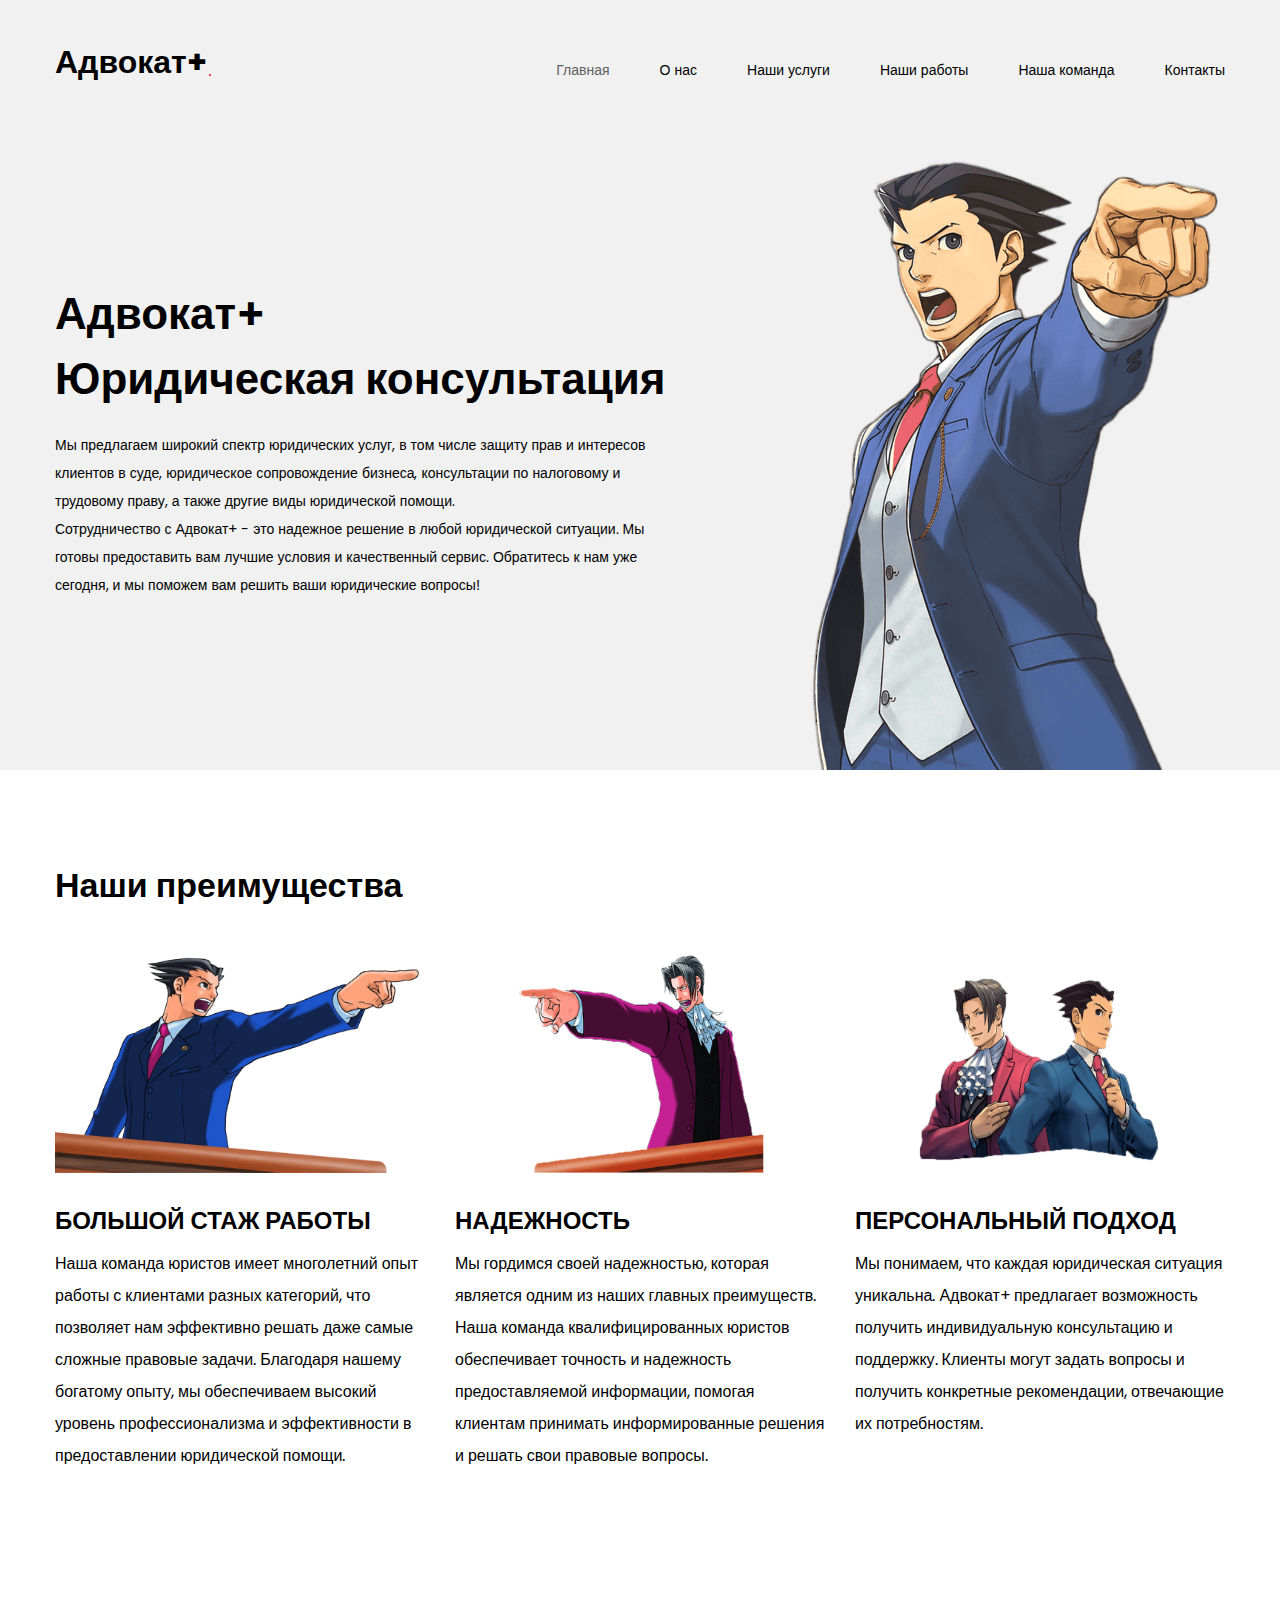
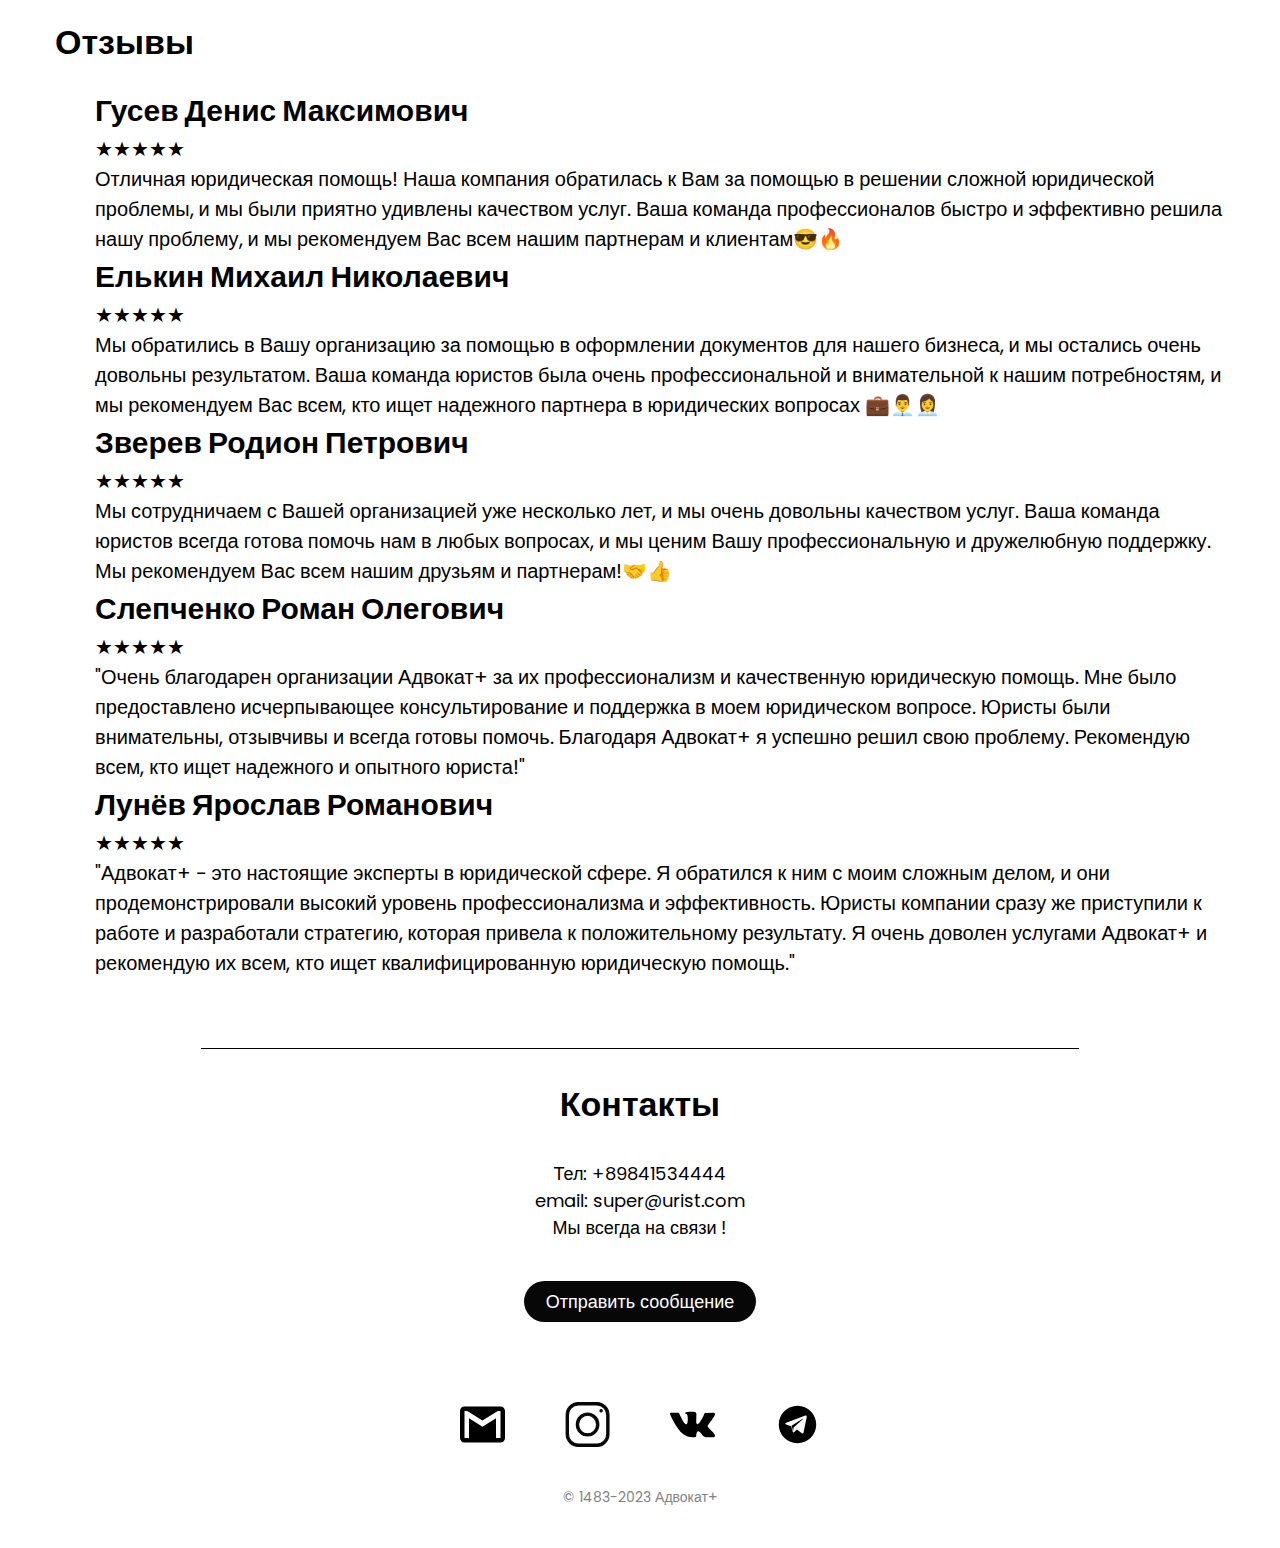
<file: index.html>
<!DOCTYPE html>
<html>
<head>
    <meta charset="UTF-8">
    <meta http-equiv="X-UA-Compatible" content="IE=edge">
    <meta name="viewport" content="width=device-width, initial-scale=1.0">
    <title>2023</title>
    <link rel="stylesheet" href="./css/general.css">
    <link rel="stylesheet" href="./css/media.css">

</head>
<body>

    <header class="header">
        <div class="container">
            <!-- Header nav -->
            <div class="header-nav">
                <a href="./index.html" class="logo">Адвокат+</a>

                <nav id="nav" class="nav">
                    <ul class="nav-list">
                        <li class="nav-item"><a href="./index.html" class="nav-link active">Главная</a></li>
                        <li class="nav-item"><a href="./about_us.html" class="nav-link">О нас</a></li>
                        <li class="nav-item"><a href="./our_services.html" class="nav-link">Наши услуги</a></li>
                        <li class="nav-item"><a href="./our_works.html" class="nav-link">Наши работы</a></li>
                        <li class="nav-item"><a href="./our_team.html" class="nav-link">Наша команда</a></li>
                        <li class="nav-item"><a href="./contacts.html" class="nav-link">Контакты</a></li>
                    </ul>
                    <button id="nav-btn" class="nav-button">
                        <img id="nav-btn-img" src="./img/icons/nav-open.svg" alt="Nav button">
                    </button>
                </nav>
            </div>

            <!-- Header content -->
            <div class="header-row">

                <div class="header-content">
                    <h1 class="header-heading">Адвокат+<br> <span>Юридическая консультация</span></h1>
                    <p>Мы предлагаем широкий спектр юридических услуг, в том числе защиту прав и интересов клиентов в суде, юридическое сопровождение бизнеса, консультации по налоговому и трудовому праву, а также другие виды юридической помощи.</p>
                    <p>Сотрудничество с Адвокат+ - это надежное решение в любой юридической ситуации. Мы готовы предоставить вам лучшие условия и качественный сервис. Обратитесь к нам уже сегодня, и мы поможем вам решить ваши юридические вопросы!</p>
                </div>

                <div class="header-img">
                    <picture>
                        <source media="(max-width: 799px)" srcset="./img/header/hero-mobile.png">
                        <img src="./img/header/hero.png" alt="">
                    </picture>

                </div>
            </div>
        </div>
    </header>

    <section class="general">
        <div class="container">
            <div class="general-title">
                <h2 class="title-1">Наши преимущества</h2>
            </div>

            <div class="general-row">
                <div class="general-card">
                    <img class="general-card-img" src="img/general/picture1.png" alt="UI/UX Design">
                    <h3 class="general-card-title">Большой стаж работы</h3>
                    <p>Наша команда юристов имеет многолетний опыт работы с клиентами разных категорий, что позволяет нам эффективно решать даже самые сложные правовые задачи. Благодаря нашему богатому опыту, мы обеспечиваем высокий уровень профессионализма и эффективности в предоставлении юридической помощи.</p>
                </div>

                <div class="general-card">
                    <img class="general-card-img" src="img/general/picture2.png" alt="UI/UX Design">
                    <h3 class="general-card-title">Надежность</h3>
                    <p>Мы гордимся своей надежностью, которая является одним из наших главных преимуществ. Наша команда квалифицированных юристов обеспечивает точность и надежность предоставляемой информации, помогая клиентам принимать информированные решения и решать свои правовые вопросы.</p>
                </div>

                <div class="general-card">
                    <img class="general-card-img" src="img/general/picture3.png" alt="UI/UX Design">
                    <h3 class="general-card-title">Персональный подход</h3>
                    <p>Мы понимаем, что каждая юридическая ситуация уникальна. Адвокат+ предлагает возможность получить индивидуальную консультацию и поддержку. Клиенты могут задать вопросы и получить конкретные рекомендации, отвечающие их потребностям.</p>
                </div>

            </div>
        </div>
    </section>

    <section class="reviews">
        <div class="container">
            <div class="reviews-title">
                <h2 class="title-1">Отзывы</h2>
            </div>


            <div class="reviews-row">

                <div class="review-card">
                    <div class = "review-row">
                        <h3 class="review-card-name" style="margin-left: 40px; font-size: 30px; font-weight: bold;">Гусев Денис Максимович</h3>
                    </div>
                    <p style="margin-left: 40px; font-size: 20px">&#9733;&#9733;&#9733;&#9733;&#9733;</p>
                    <p style="margin-left: 40px; font-size: 20px">Отличная юридическая помощь! Наша компания обратилась к Вам за помощью в решении сложной юридической проблемы, и мы были приятно удивлены качеством услуг. Ваша команда профессионалов быстро и эффективно решила нашу проблему, и мы рекомендуем Вас всем нашим партнерам и клиентам😎🔥</p>
                <div>


                <div class="review-card">
                    <div class = "review-row">
                        <h3 class="review-card-name" style="margin-left: 40px; font-size: 30px; font-weight: bold;">Елькин Михаил Николаевич</h3>
                    </div>
                    <p style="margin-left: 40px; font-size: 20px">&#9733;&#9733;&#9733;&#9733;&#9733;</p>
                    <p style="margin-left: 40px; font-size: 20px">Мы обратились в Вашу организацию за помощью в оформлении документов для нашего бизнеса, и мы остались очень довольны результатом. Ваша команда юристов была очень профессиональной и внимательной к нашим потребностям, и мы рекомендуем Вас всем, кто ищет надежного партнера в юридических вопросах 💼👨‍💼👩‍💼</p>
                </div>


                <div class="review-card">
                    <div class = "review-row">
                        <h3 class="review-card-name" style="margin-left: 40px; font-size: 30px; font-weight: bold;">Зверев Родион Петрович</h3>
                    </div>
                    <p style="margin-left: 40px; font-size: 20px">&#9733;&#9733;&#9733;&#9733;&#9733;</p>
                    <p style="margin-left: 40px; font-size: 20px">Мы сотрудничаем с Вашей организацией уже несколько лет, и мы очень довольны качеством услуг. Ваша команда юристов всегда готова помочь нам в любых вопросах, и мы ценим Вашу профессиональную и дружелюбную поддержку. Мы рекомендуем Вас всем нашим друзьям и партнерам!🤝👍</p>
                </div>


                <div class="review-card">
                    <div class = "review-row">
                        <h3 class="review-card-name" style="margin-left: 40px; font-size: 30px; font-weight: bold;">Слепченко Роман Олегович</h3>
                    </div>
                    <p style="margin-left: 40px; font-size: 20px">&#9733;&#9733;&#9733;&#9733;&#9733;</p>
                    <p style="margin-left: 40px; font-size: 20px">"Очень благодарен организации Адвокат+ за их профессионализм и качественную юридическую помощь. Мне было предоставлено исчерпывающее консультирование и поддержка в моем юридическом вопросе. Юристы были внимательны, отзывчивы и всегда готовы помочь. Благодаря Адвокат+ я успешно решил свою проблему. Рекомендую всем, кто ищет надежного и опытного юриста!"</p>
                </div>



                <div class="review-card">
                    <div class = "review-row">
                        <h3 class="review-card-name" style="margin-left: 40px; font-size: 30px; font-weight: bold;">Лунёв Ярослав Романович</h3>
                    </div>
                    <p style="margin-left: 40px; font-size: 20px">&#9733;&#9733;&#9733;&#9733;&#9733;</p>
                    <p style="margin-left: 40px; font-size: 20px">"Адвокат+ - это настоящие эксперты в юридической сфере. Я обратился к ним с моим сложным делом, и они продемонстрировали высокий уровень профессионализма и эффективность. Юристы компании сразу же приступили к работе и разработали стратегию, которая привела к положительному результату. Я очень доволен услугами Адвокат+ и рекомендую их всем, кто ищет квалифицированную юридическую помощь."</p>
                </div>

            </div>
        </div>
    </section>

    <footer class="contacts">
        <div class="container">
            <hr class="black-line">

            <div class="contacts-title">
                <h2 class="title-1">Контакты</h2>
            </div>
            <div class="contacts-content">
                <p>Тел: +89841534444<br> email: super@urist.com<br> Мы всегда на связи !</p>
            </div>
            <div class="contacts-button">
                <a href="#" class="btn">Отправить сообщение</a>
            </div>
            <div class="contacts-social">
                <a href="#"><img src="./img/socials/Gmail.svg" alt="Gmail"></a>
                <a href="#"><img src="./img/socials/Instargam.svg" alt="Instargam"></a>
                <a href="#"><img src="./img/socials/VK.svg" alt="VK"></a>
                <a href="#"><img src="./img/socials/Telegram.svg" alt="Telegram"></a>
            </div>
            <div class="contacts-footer">
                <p>© 1483-2023 Адвокат+</p>
            </div>
        </div>
    </footer>

    <script src="./js/main.js"></script>
</body>
</html>
</file>
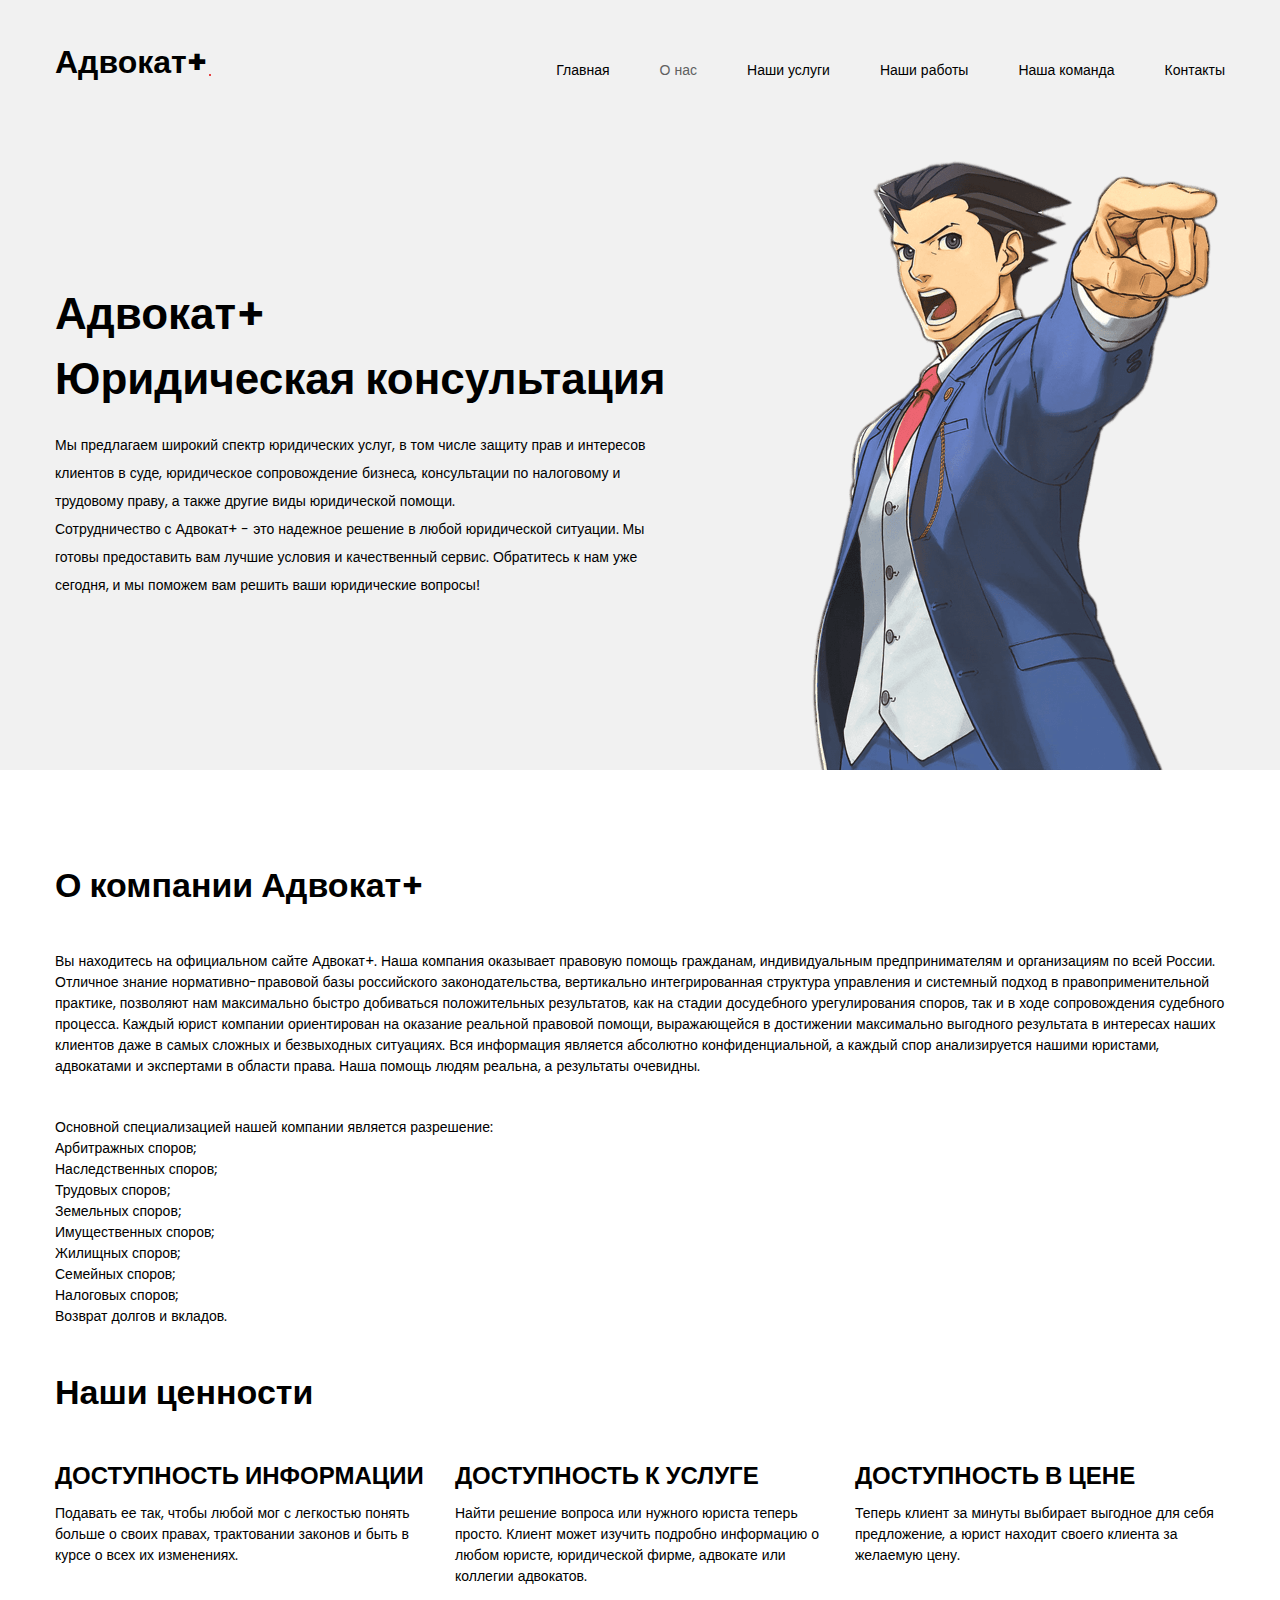
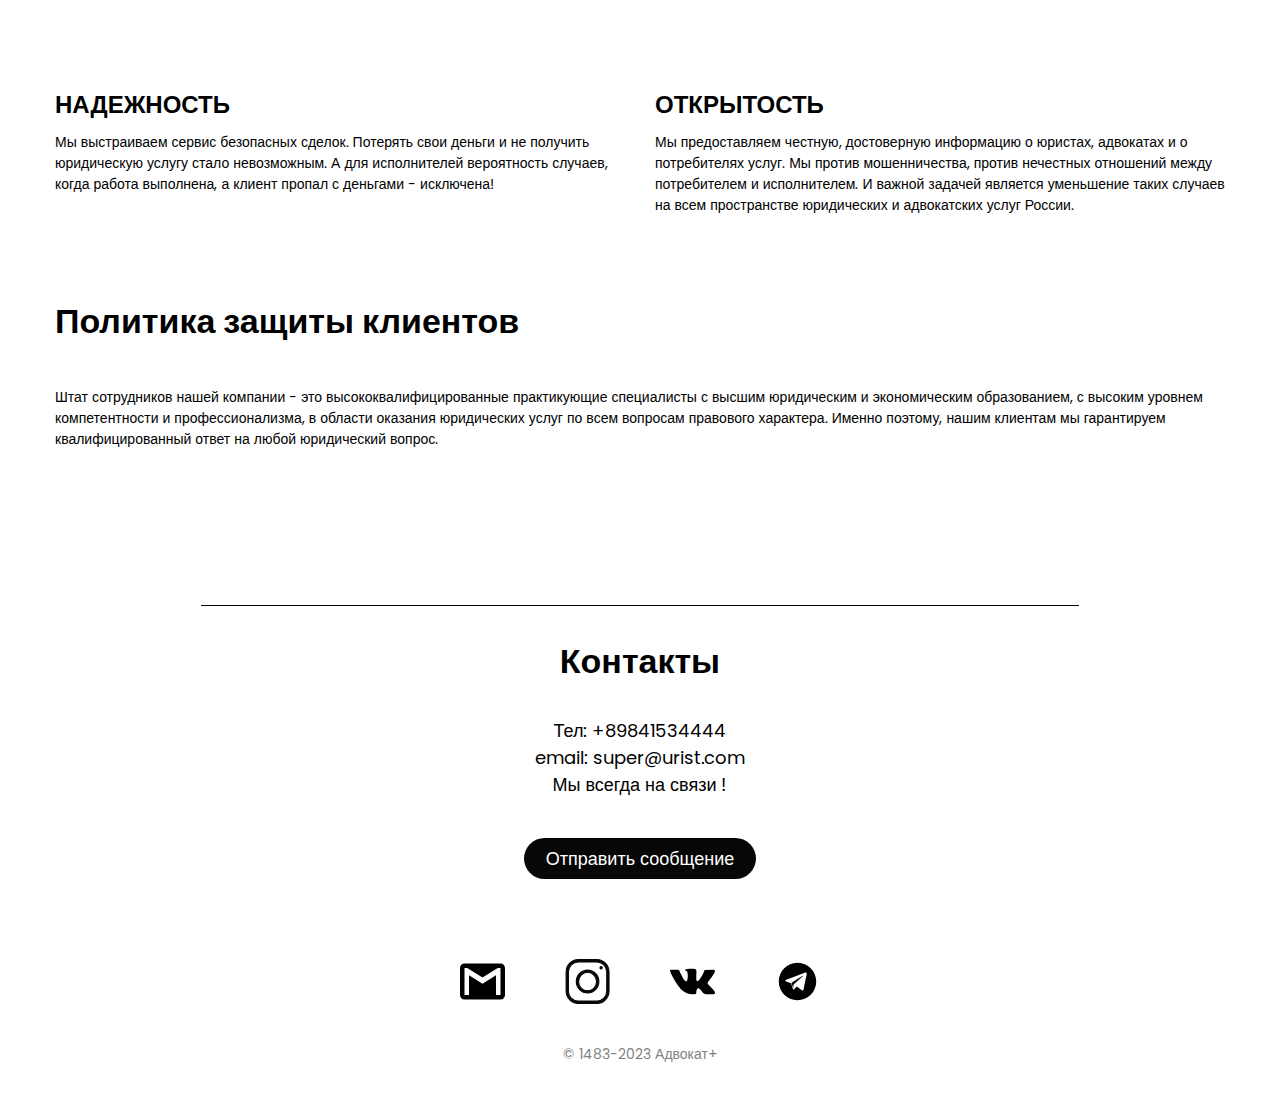
<file: about_us.html>
<!DOCTYPE html>
<html>
<head>
    <meta charset="UTF-8">
    <meta http-equiv="X-UA-Compatible" content="IE=edge">
    <meta name="viewport" content="width=device-width, initial-scale=1.0">
    <title>2023</title>
    <link rel="stylesheet" href="./css/info.css">
    <link rel="stylesheet" href="./css/media.css">
</head>
<body>

<header class="header">
    <div class="container">
        <!-- Header nav -->
        <div class="header-nav">
            <a href="./index.html" class="logo">Адвокат+</a>

            <nav id="nav" class="nav">
                <ul class="nav-list">
                    <li class="nav-item"><a href="./index.html" class="nav-link">Главная</a></li>
                    <li class="nav-item"><a href="./about_us.html" class="nav-link active">О нас</a></li>
                    <li class="nav-item"><a href="./our_services.html" class="nav-link">Наши услуги</a></li>
                    <li class="nav-item"><a href="./our_works.html" class="nav-link">Наши работы</a></li>
                    <li class="nav-item"><a href="./our_team.html" class="nav-link">Наша команда</a></li>
                    <li class="nav-item"><a href="./contacts.html" class="nav-link">Контакты</a></li>
                </ul>
                <button id="nav-btn" class="nav-button">
                    <img id="nav-btn-img" src="./img/icons/nav-open.svg" alt="Nav button">
                </button>
            </nav>
        </div>

        <!-- Header content -->
        <div class="header-row">

            <div class="header-content">
                <h1 class="header-heading">Адвокат+<br> <span>Юридическая консультация</span></h1>
                <p>Мы предлагаем широкий спектр юридических услуг, в том числе защиту прав и интересов клиентов в суде, юридическое сопровождение бизнеса, консультации по налоговому и трудовому праву, а также другие виды юридической помощи.</p>
                <p>Сотрудничество с Адвокат+ - это надежное решение в любой юридической ситуации. Мы готовы предоставить вам лучшие условия и качественный сервис. Обратитесь к нам уже сегодня, и мы поможем вам решить ваши юридические вопросы!</p>
            </div>

            <div class="header-img">

                <picture>
                    <source media="(max-width: 799px)" srcset="./img/header/hero-mobile.png">
                    <img src="./img/header/hero.png" alt="">
                </picture>

            </div>
        </div>
    </div>
</header>

<section class="info">
    <div class="container">
        <div class="info-title">
            <h2 class="title-1">О компании Адвокат+</h2>
        </div>


            <div class="info-card">
                <p>Вы находитесь на официальном сайте Адвокат+. Наша компания оказывает правовую помощь гражданам, индивидуальным предпринимателям и организациям по всей России. Отличное знание нормативно-правовой базы российского законодательства, вертикально интегрированная структура управления и системный подход в правоприменительной практике, позволяют нам максимально быстро добиваться положительных результатов, как на стадии досудебного урегулирования споров, так и в ходе сопровождения судебного процесса. Каждый юрист компании ориентирован на оказание реальной правовой помощи, выражающейся в достижении максимально выгодного результата в интересах наших клиентов даже в самых сложных и безвыходных ситуациях. Вся информация является абсолютно конфиденциальной, а каждый спор анализируется нашими юристами, адвокатами и экспертами в области права. Наша помощь людям реальна, а результаты очевидны.</p>
            </div>
        <div class="info-card">
            <p>Основной специализацией нашей компании является разрешение:</p>
            <ul type ="square">
                <li>
                    Арбитражных споров;
                </li>
                <li>
                    Наследственных споров;
                </li>
                <li>
                    Трудовых споров;
                </li>
                <li>
                    Земельных споров;
                </li>
                <li>
                    Имущественных споров;
                </li>
                <li>
                    Жилищных споров;
                </li>
                <li>
                    Семейных споров;
                </li><li>
                    Налоговых споров;
                </li>
                </li><li>
                    Возврат долгов и вкладов.
                </li>

            </ul>
        </div>


        <div class="info-title">
            <h2 class="title-1">Наши ценности</h2>
        </div>
        <div class="info-row">

                <div class="info-card">
                    <div class="title-row">
                        <h3 class="info-card-title">Доступность информации</h3>
                    </div>
                    <p>Подавать ее так, чтобы любой мог с легкостью понять больше о своих правах, трактовании законов и быть в курсе о всех их изменениях.</p>
                </div>
            <div class="info-card">
                    <div class="title-row">
                        <h3 class="info-card-title">Доступность к услуге</h3>
                    </div>
                    <p>Найти решение вопроса или нужного юриста теперь просто. Клиент может изучить подробно информацию о любом юристе, юридической фирме, адвокате или коллегии адвокатов.</p>
                </div>
            <div class="info-card">
                    <div class="title-row">
                        <h3 class="info-card-title">Доступность в цене</h3>
                    </div>
                    <p>Теперь клиент за минуты выбирает выгодное для себя предложение, а юрист находит своего клиента за желаемую цену.</p>
                </div>
            <div class="info-card">
                    <div class="title-row">
                        <h3 class="info-card-title">Надежность</h3>
                    </div>
                    <p>Мы выстраиваем сервис безопасных сделок. Потерять свои деньги и не получить юридическую услугу стало невозможным. А для исполнителей вероятность случаев, когда работа выполнена, а клиент пропал с деньгами - исключена!</p>
                </div>
            <div class="info-card">
                    <div class="title-row">
                        <h3 class="info-card-title">Открытость</h3>
                    </div>
                    <p>Мы предоставляем честную, достоверную информацию о юристах, адвокатах и о потребителях услуг. Мы против мошенничества, против нечестных отношений между потребителем и исполнителем. И важной задачей является уменьшение таких случаев на всем пространстве юридических и адвокатских услуг России.</p>
                </div>


        </div>



        <div class="info-title">
            <h2 class="title-1">Политика защиты клиентов</h2>
        </div>

        <div class="info-card">
            <p>Штат сотрудников нашей компании - это высококвалифицированные практикующие специалисты с высшим юридическим и экономическим образованием, с высоким уровнем компетентности и профессионализма, в области оказания юридических услуг по всем вопросам правового характера. Именно поэтому, нашим клиентам мы гарантируем квалифицированный ответ на любой юридический вопрос.</p>
        </div>

        </div>
    </div>
</section>

<footer class="contacts">
    <div class="container">
        <hr class="black-line">

        <div class="contacts-title">
            <h2 class="title-1">Контакты</h2>
        </div>
        <div class="contacts-content">
            <p>Тел: +89841534444<br> email: super@urist.com<br> Мы всегда на связи !</p>
        </div>
        <div class="contacts-button">
            <a href="#" class="btn">Отправить сообщение</a>
        </div>
        <div class="contacts-social">
            <a href="#"><img src="./img/socials/Gmail.svg" alt="Gmail"></a>
            <a href="#"><img src="./img/socials/Instargam.svg" alt="Instargam"></a>
            <a href="#"><img src="./img/socials/VK.svg" alt="VK"></a>
            <a href="#"><img src="./img/socials/Telegram.svg" alt="Telegram"></a>
        </div>
        <div class="contacts-footer">
            <p>© 1483-2023 Адвокат+</p>
        </div>
    </div>
</footer>

<script src="./js/main.js"></script>
</body>
</html>
</file>
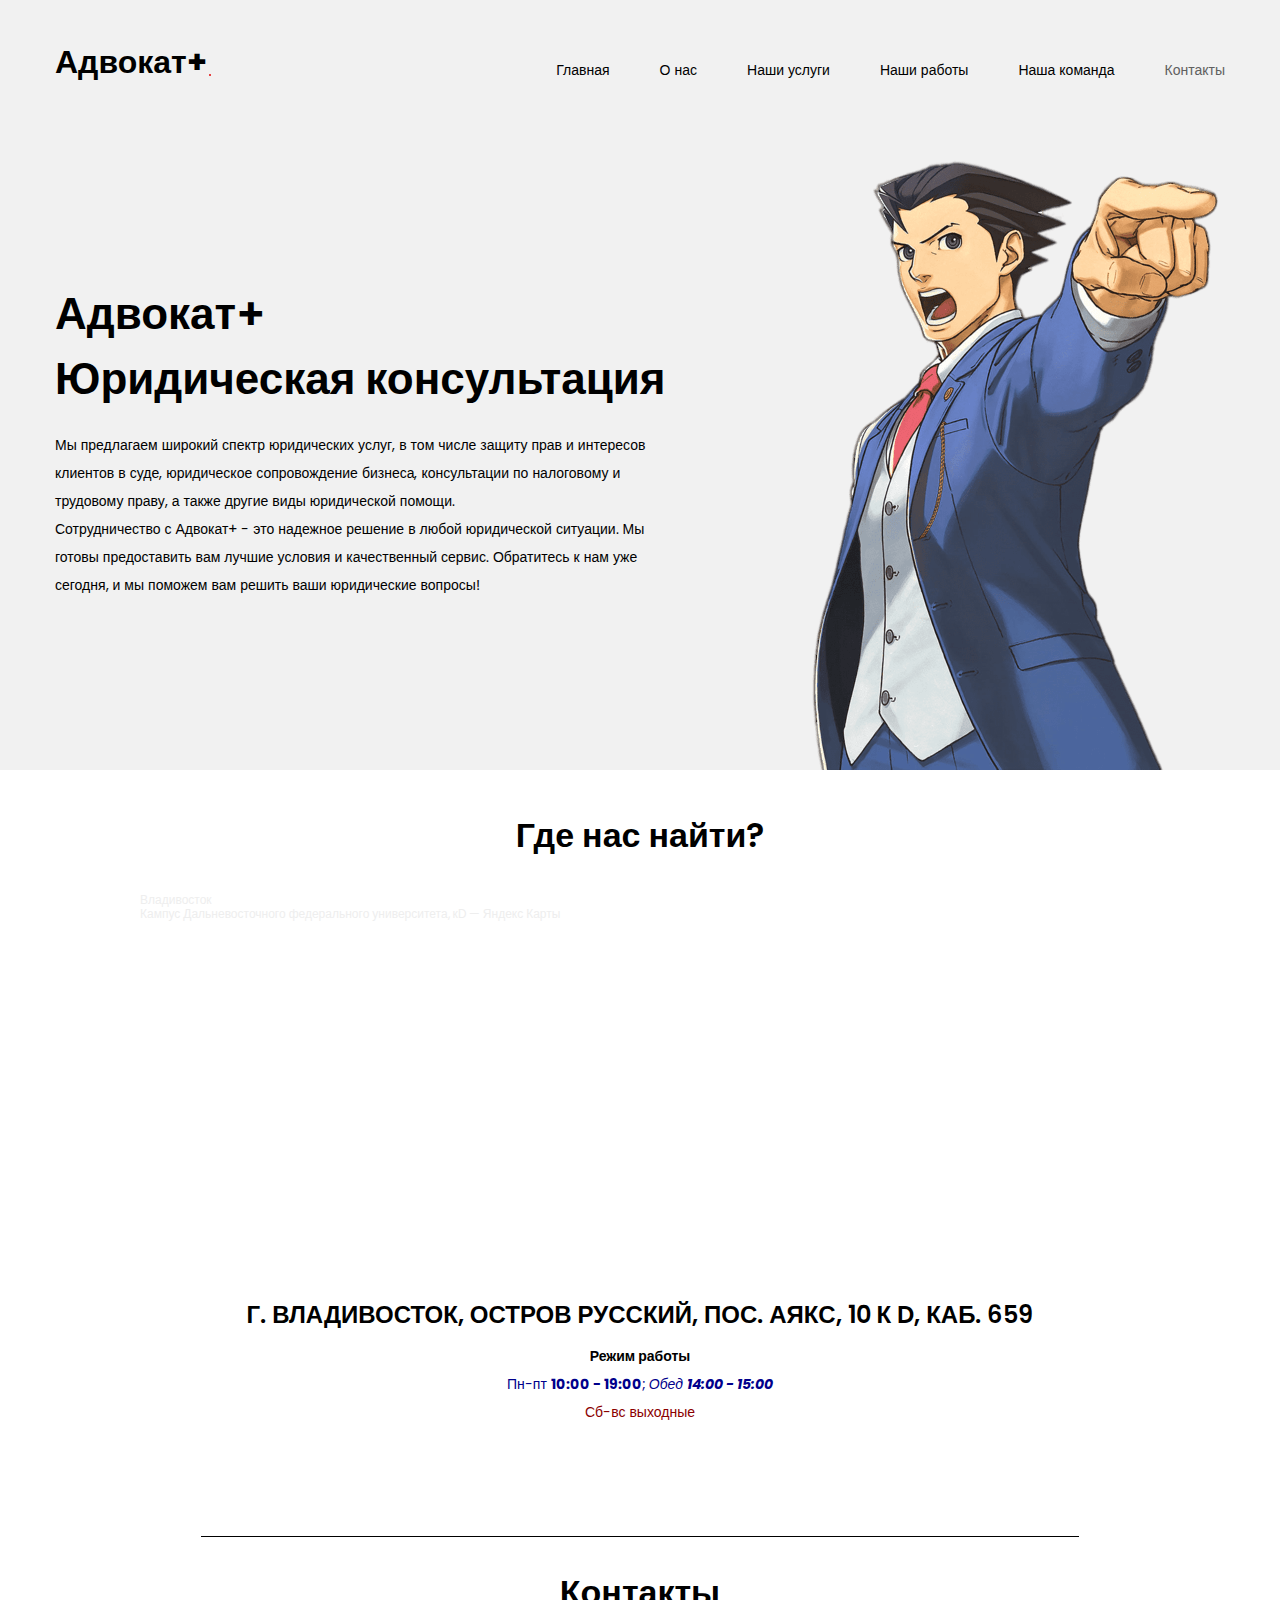
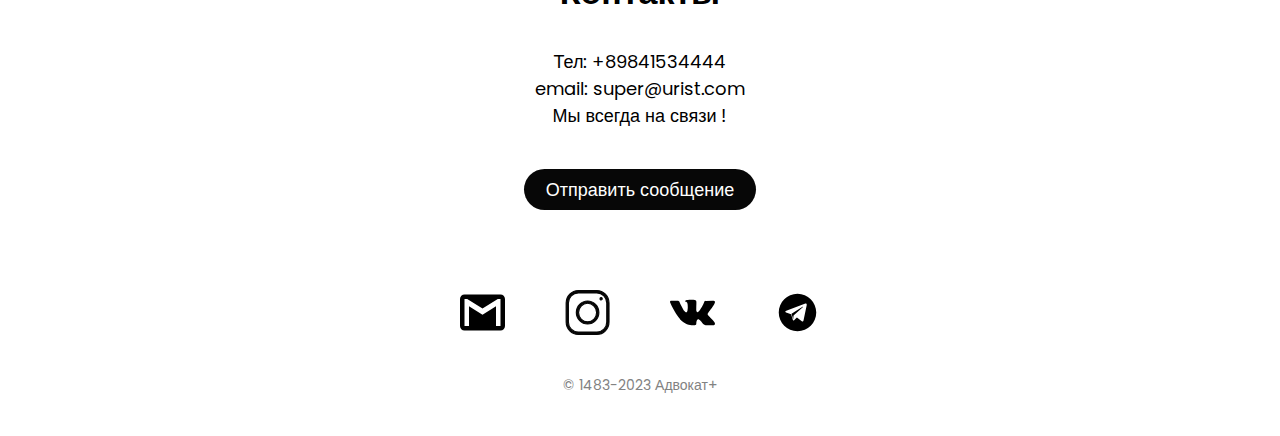
<file: contacts.html>
<!DOCTYPE html>
<html>
<head>
    <meta charset="UTF-8">
    <meta http-equiv="X-UA-Compatible" content="IE=edge">
    <meta name="viewport" content="width=device-width, initial-scale=1.0">
    <title>2023</title>
    <link rel="stylesheet" href="./css/main.css">
    <link rel="stylesheet" href="./css/contacts.css">
    <link rel="stylesheet" href="./css/media.css">
</head>
<body>

<header class="header">
    <div class="container">
        <!-- Header nav -->
        <div class="header-nav">
            <a href="./index.html" class="logo">Адвокат+</a>

            <nav id="nav" class="nav">
                <ul class="nav-list">
                    <li class="nav-item"><a href="./index.html" class="nav-link">Главная</a></li>
                    <li class="nav-item"><a href="./about_us.html" class="nav-link">О нас</a></li>
                    <li class="nav-item"><a href="./our_services.html" class="nav-link">Наши услуги</a></li>
                    <li class="nav-item"><a href="./our_works.html" class="nav-link">Наши работы</a></li>
                    <li class="nav-item"><a href="./our_team.html" class="nav-link">Наша команда</a></li>
                    <li class="nav-item"><a href="./contacts.html" class="nav-link active">Контакты</a></li>
                </ul>
                <button id="nav-btn" class="nav-button">
                    <img id="nav-btn-img" src="./img/icons/nav-open.svg" alt="Nav button">
                </button>
            </nav>
        </div>

        <!-- Header content -->
        <div class="header-row">

            <div class="header-content">
                <h1 class="header-heading">Адвокат+<br> <span>Юридическая консультация</span></h1>
                <p>Мы предлагаем широкий спектр юридических услуг, в том числе защиту прав и интересов клиентов в суде, юридическое сопровождение бизнеса, консультации по налоговому и трудовому праву, а также другие виды юридической помощи.</p>
                <p>Сотрудничество с Адвокат+ - это надежное решение в любой юридической ситуации. Мы готовы предоставить вам лучшие условия и качественный сервис. Обратитесь к нам уже сегодня, и мы поможем вам решить ваши юридические вопросы!</p>
            </div>

            <div class="header-img">

                <picture>
                    <source media="(max-width: 799px)" srcset="./img/header/hero-mobile.png">
                    <img src="./img/header/hero.png" alt="">
                </picture>

            </div>
        </div>
    </div>
</header>

<section class="contacts">
    <div class="container">
        <div class="contacts-title">
            <h2 class="title-1">Где нас найти?</h2>
        </div>

        <div class="contacts-row">

            <div class="contacts-card">
                <div style="position:relative;overflow:hidden;">
                    <a href="https://yandex.ru/maps/75/vladivostok/?utm_medium=mapframe&utm_source=maps" style="color:#eee;font-size:12px;position:absolute;top:0px;">Владивосток</a>
                    <a href="https://yandex.ru/maps/11409/primorsky-krai/house/kampus_dalnevostochnogo_federalnogo_universiteta_kd/ZUoHaA9pSEYFWEJuYGJxc3hrZww=/?ll=131.890551%2C43.027125&utm_medium=mapframe&utm_source=maps&z=16.5" style="color:#eee;font-size:12px;position:absolute;top:14px;">Кампус Дальневосточного федерального университета, кD — Яндекс Карты</a>
                    <iframe src="https://yandex.ru/map-widget/v1/?ll=131.890551%2C43.027125&mode=whatshere&whatshere%5Bpoint%5D=131.891009%2C43.025147&whatshere%5Bzoom%5D=17&z=16.5" width="1000" height="400" frameborder="1" allowfullscreen="true" style="position:relative;"></iframe>
                </div>
                <h3 class="contacts-card-title">г. Владивосток, остров Русский, пос. Аякс, 10 к D, каб. 659</h3>
                <p><b>Режим работы</b></p>
                <p><span style="color: darkblue;">Пн-пт <b>10:00 - 19:00</b>; <i>Обед <b>14:00 - 15:00</b></i></span></p>
                <p><span style="color: darkred;">Сб-вс выходные</span></p>
            </div>

        </div>
    </div>
</section>

<footer class="contacts">
    <div class="container">
        <hr class="black-line">

        <div class="contacts-title">
            <h2 class="title-1">Контакты</h2>
        </div>
        <div class="contacts-content">
            <p>Тел: +89841534444<br> email: super@urist.com<br> Мы всегда на связи !</p>
        </div>
        <div class="contacts-button">
            <a href="#" class="btn">Отправить сообщение</a>
        </div>
        <div class="contacts-social">
            <a href="#"><img src="./img/socials/Gmail.svg" alt="Gmail"></a>
            <a href="#"><img src="./img/socials/Instargam.svg" alt="Instargam"></a>
            <a href="#"><img src="./img/socials/VK.svg" alt="VK"></a>
            <a href="#"><img src="./img/socials/Telegram.svg" alt="Telegram"></a>
        </div>
        <div class="contacts-footer">
            <p>© 1483-2023 Адвокат+</p>
        </div>
    </div>
</footer>

<script src="./js/main.js"></script>
</body>
</html>
</file>
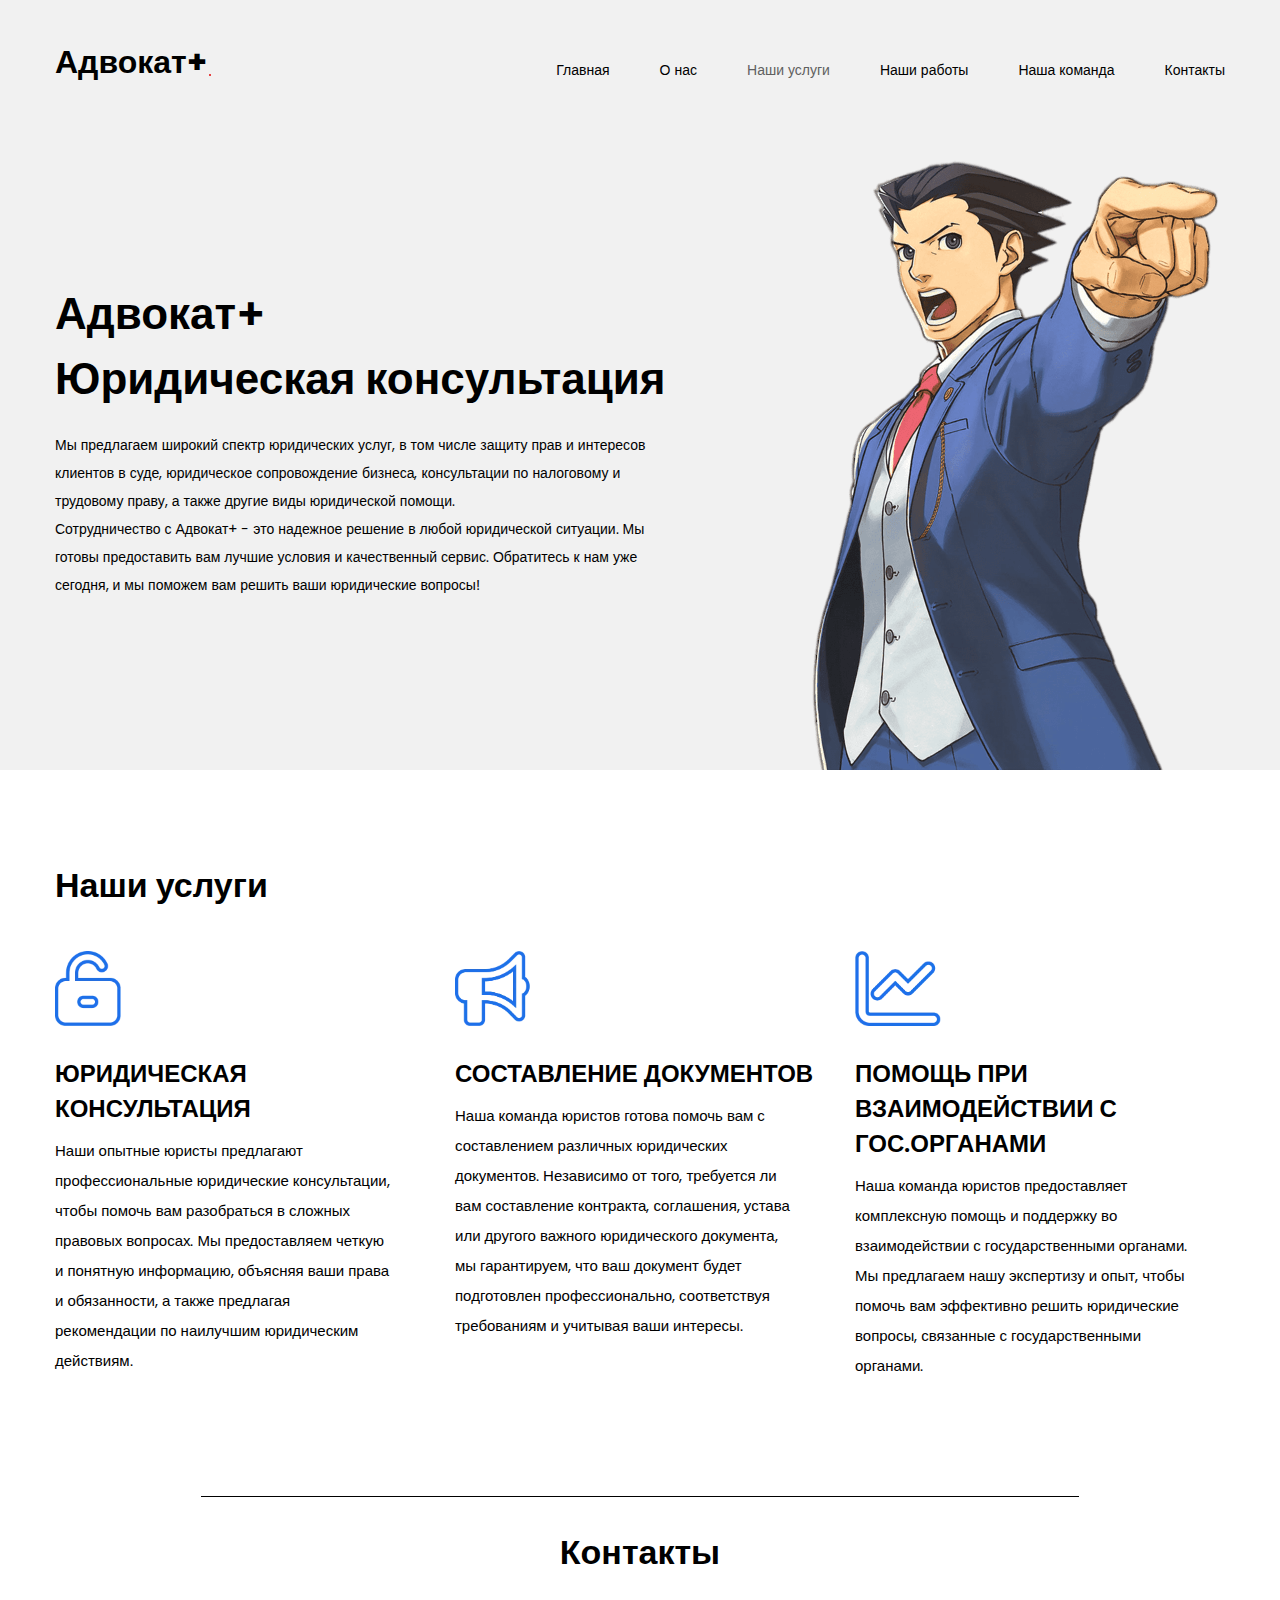
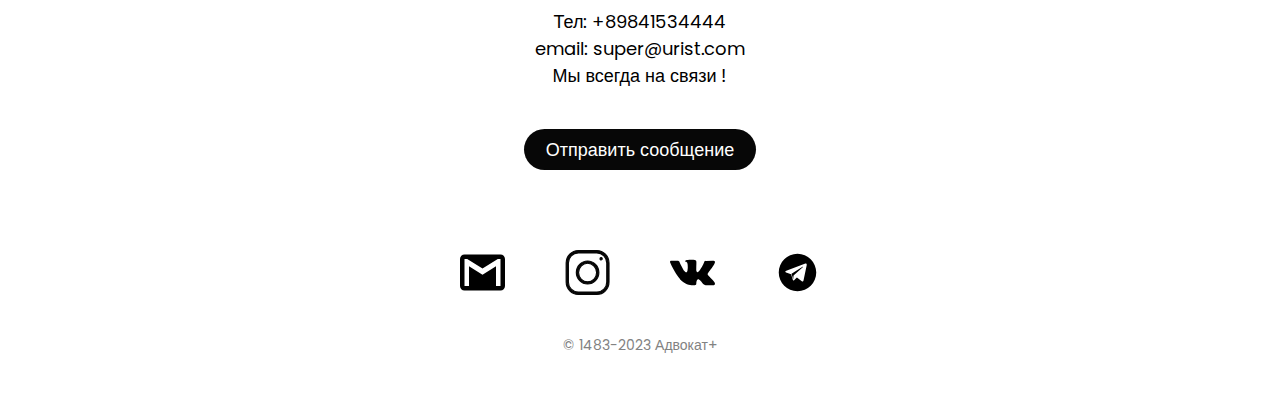
<file: our_services.html>
<!DOCTYPE html>
<html>
<head>
    <meta charset="UTF-8">
    <meta http-equiv="X-UA-Compatible" content="IE=edge">
    <meta name="viewport" content="width=device-width, initial-scale=1.0">
    <title>2023</title>
    <link rel="stylesheet" href="./css/services.css">
    <link rel="stylesheet" href="./css/media.css">
</head>
<body>

<header class="header">
    <div class="container">
        <!-- Header nav -->
        <div class="header-nav">
            <a href="./index.html" class="logo">Адвокат+</a>

            <nav id="nav" class="nav">
                <ul class="nav-list">
                    <li class="nav-item"><a href="./index.html" class="nav-link">Главная</a></li>
                    <li class="nav-item"><a href="./about_us.html" class="nav-link">О нас</a></li>
                    <li class="nav-item"><a href="./our_services.html" class="nav-link active">Наши услуги</a></li>
                    <li class="nav-item"><a href="./our_works.html" class="nav-link">Наши работы</a></li>
                    <li class="nav-item"><a href="./our_team.html" class="nav-link">Наша команда</a></li>
                    <li class="nav-item"><a href="./contacts.html" class="nav-link">Контакты</a></li>
                </ul>
                <button id="nav-btn" class="nav-button">
                    <img id="nav-btn-img" src="./img/icons/nav-open.svg" alt="Nav button">
                </button>
            </nav>
        </div>

        <!-- Header content -->
        <div class="header-row">

            <div class="header-content">
                <h1 class="header-heading">Адвокат+<br> <span>Юридическая консультация</span></h1>
                <p>Мы предлагаем широкий спектр юридических услуг, в том числе защиту прав и интересов клиентов в суде, юридическое сопровождение бизнеса, консультации по налоговому и трудовому праву, а также другие виды юридической помощи.</p>
                <p>Сотрудничество с Адвокат+ - это надежное решение в любой юридической ситуации. Мы готовы предоставить вам лучшие условия и качественный сервис. Обратитесь к нам уже сегодня, и мы поможем вам решить ваши юридические вопросы!</p>
            </div>

            <div class="header-img">

                <picture>
                    <source media="(max-width: 799px)" srcset="./img/header/hero-mobile.png">
                    <img src="./img/header/hero.png" alt="">
                </picture>

            </div>
        </div>
    </div>
</header>

<section class="services">
    <div class="container">
        <div class="services-title">
            <h2 class="title-1">Наши услуги</h2>
        </div>

        <div class="services-row">

            <div class="service-card">
                <img class="service-card-img" src="img/services/pictture1.webp" alt="UI/UX Design" width="100">
                <h3 class="service-card-title">Юридическая консультация</h3>
                <p>Наши опытные юристы предлагают профессиональные юридические консультации, чтобы помочь вам разобраться в сложных правовых вопросах. Мы предоставляем четкую и понятную информацию, объясняя ваши права и обязанности, а также предлагая рекомендации по наилучшим юридическим действиям.</p>
            </div>

            <div class="service-card">
                <img class="service-card-img" src="img/services/pictture2.webp" alt="UI/UX Design" width="100">
                <h3 class="service-card-title">Составление документов</h3>
                <p>Наша команда юристов готова помочь вам с составлением различных юридических документов. Независимо от того, требуется ли вам составление контракта, соглашения, устава или другого важного юридического документа, мы гарантируем, что ваш документ будет подготовлен профессионально, соответствуя требованиям и учитывая ваши интересы.</p>
            </div>

            <div class="service-card">
                <img class="service-card-img" src="img/services/pictture3.webp" alt="UI/UX Design" width="100">
                <h3 class="service-card-title">Помощь при взаимодействии с гос.органами</h3>
                <p>Наша команда юристов предоставляет комплексную помощь и поддержку во взаимодействии с государственными органами. Мы предлагаем нашу экспертизу и опыт, чтобы помочь вам эффективно решить юридические вопросы, связанные с государственными органами.</p>
            </div>

        </div>
    </div>
</section>

<footer class="contacts">
    <div class="container">
        <hr class="black-line">

        <div class="contacts-title">
            <h2 class="title-1">Контакты</h2>
        </div>
        <div class="contacts-content">
            <p>Тел: +89841534444<br> email: super@urist.com<br> Мы всегда на связи !</p>
        </div>
        <div class="contacts-button">
            <a href="#" class="btn">Отправить сообщение</a>
        </div>
        <div class="contacts-social">
            <a href="#"><img src="./img/socials/Gmail.svg" alt="Gmail"></a>
            <a href="#"><img src="./img/socials/Instargam.svg" alt="Instargam"></a>
            <a href="#"><img src="./img/socials/VK.svg" alt="VK"></a>
            <a href="#"><img src="./img/socials/Telegram.svg" alt="Telegram"></a>
        </div>
        <div class="contacts-footer">
            <p>© 1483-2023 Адвокат+</p>
        </div>
    </div>
</footer>

<script src="./js/main.js"></script>
</body>
</html>
</file>
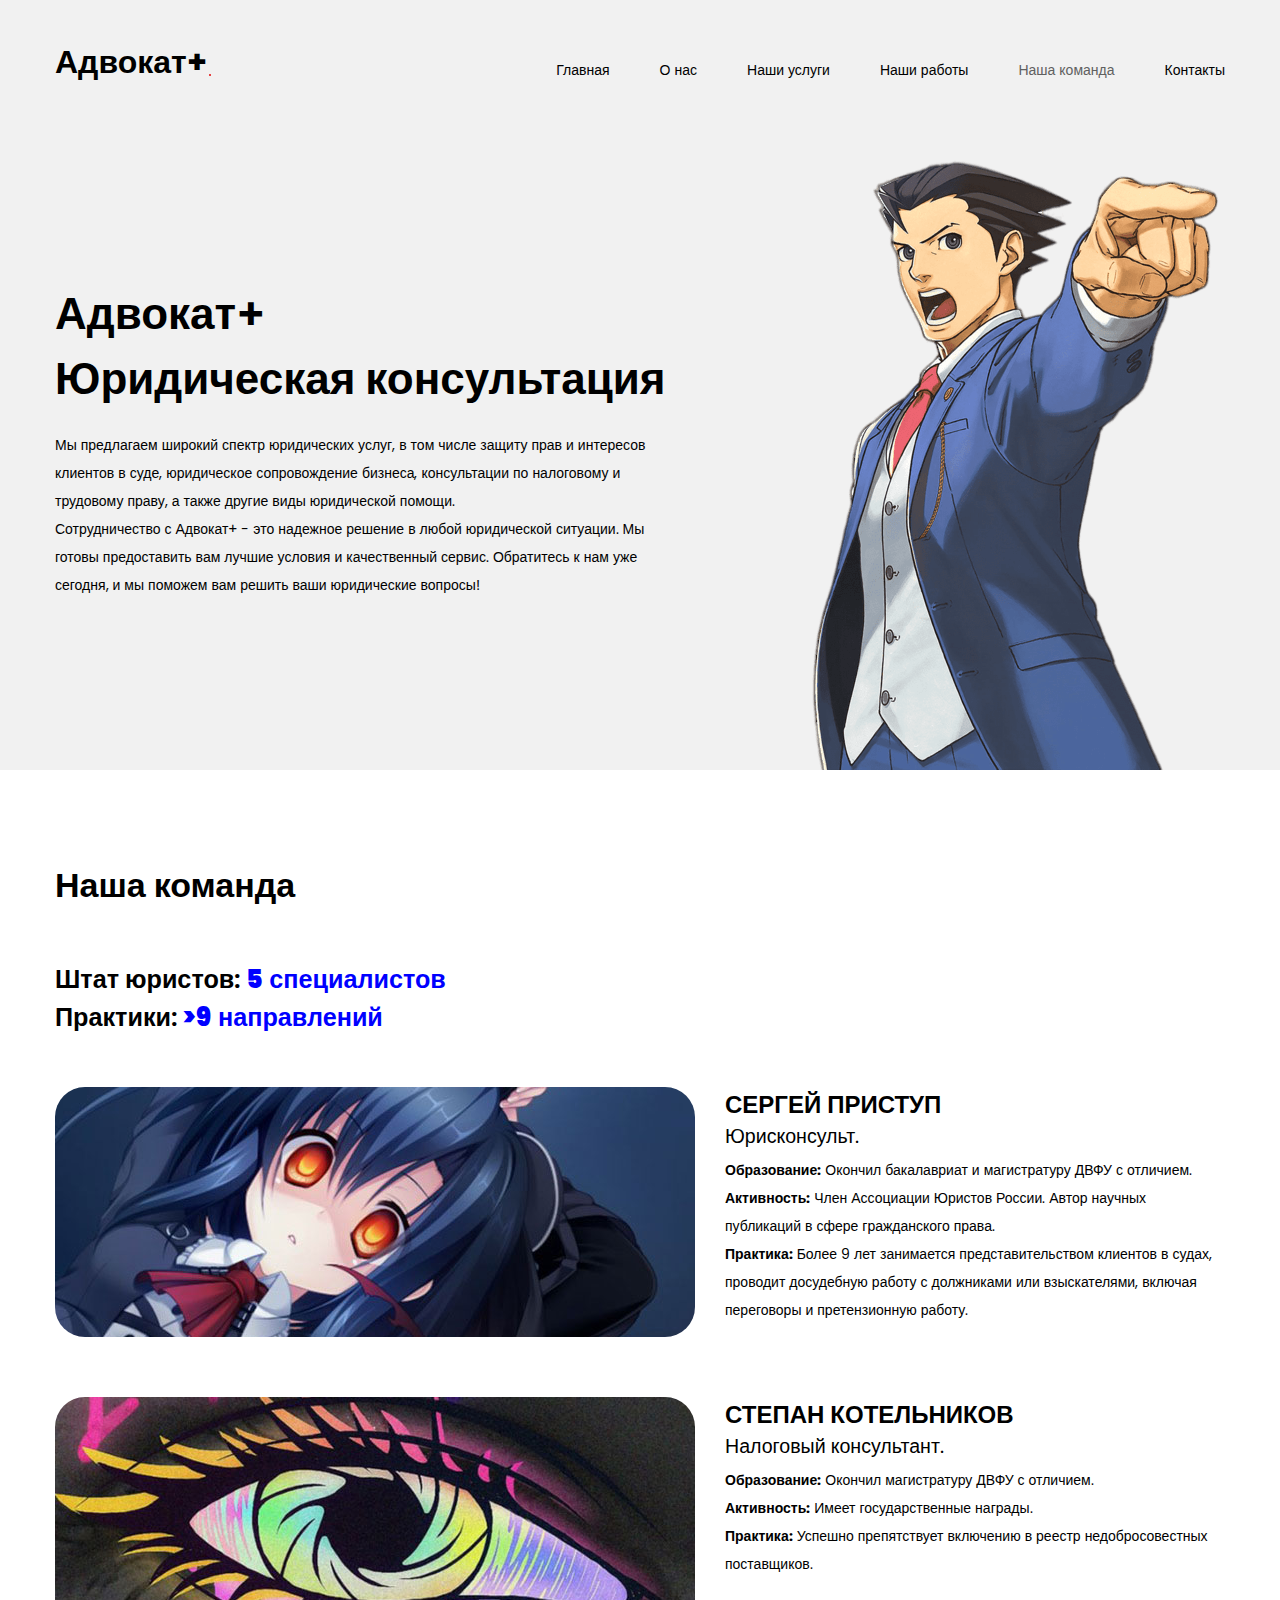
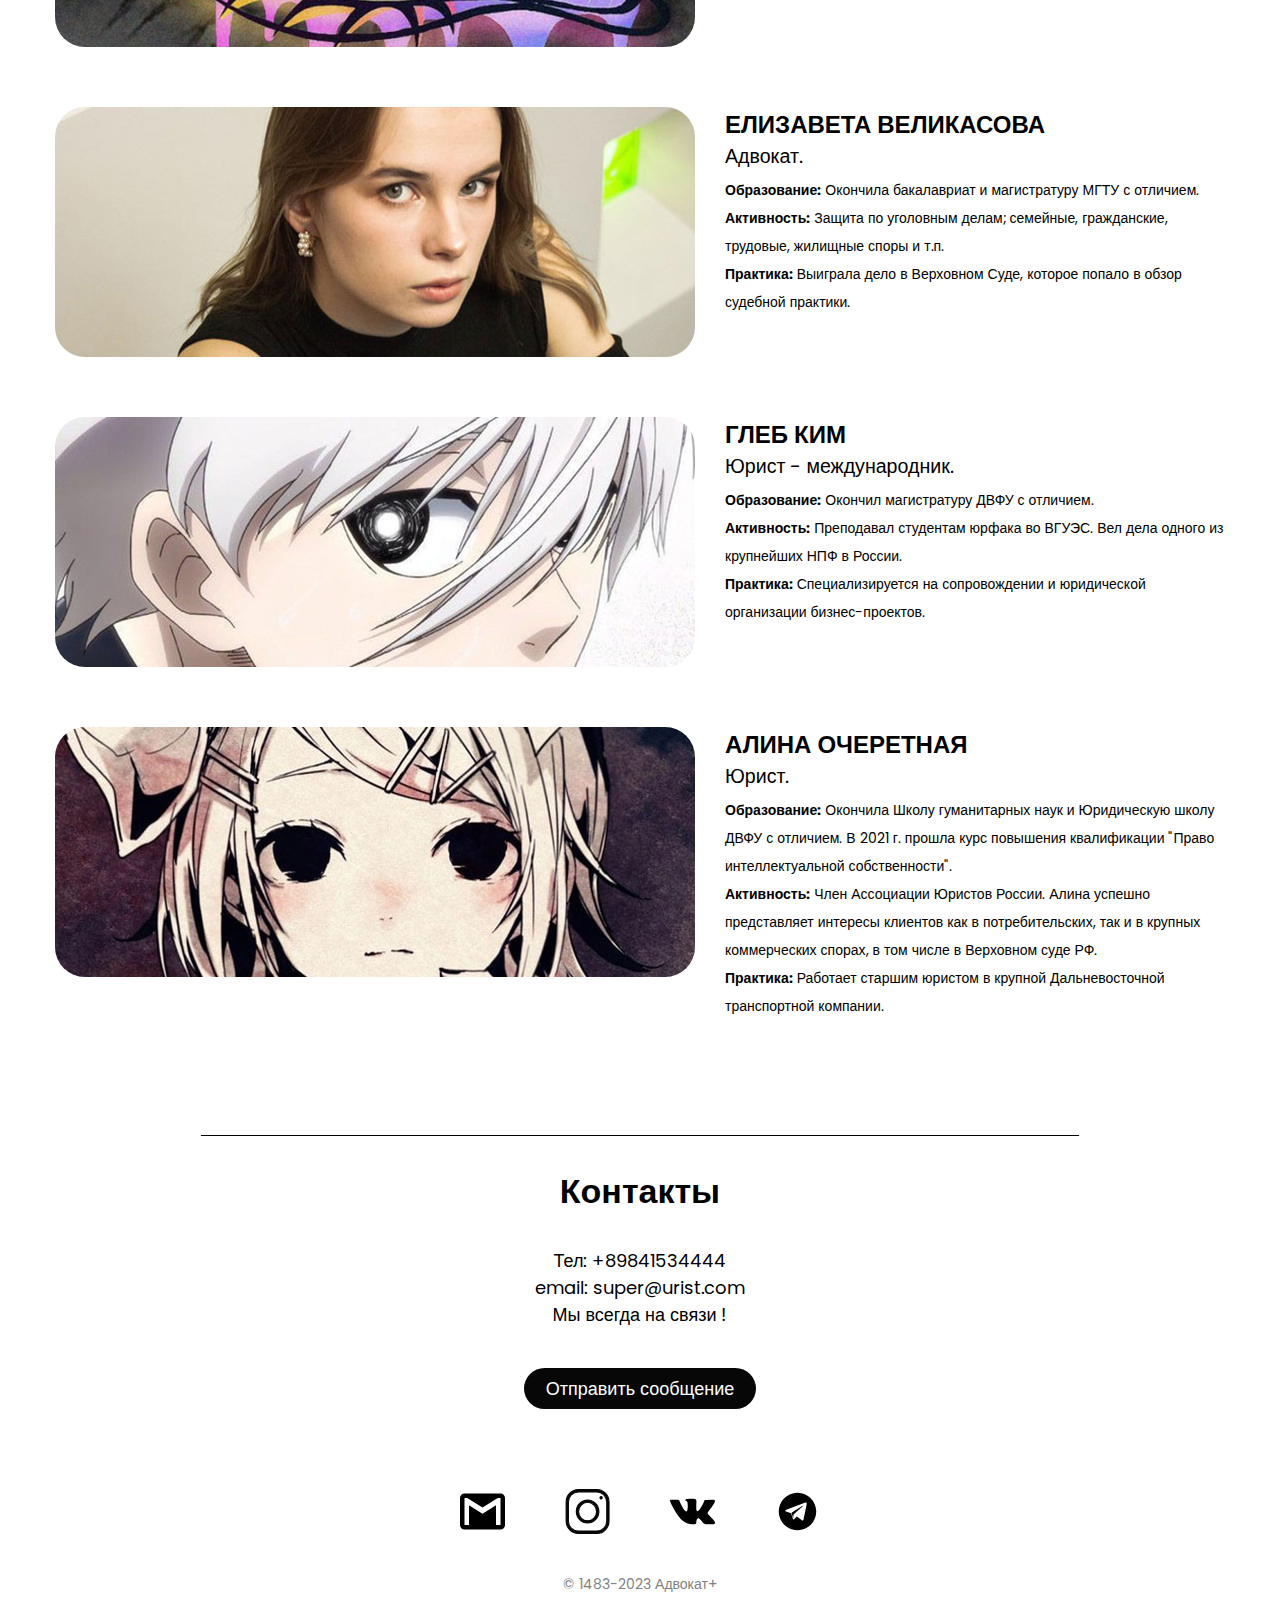
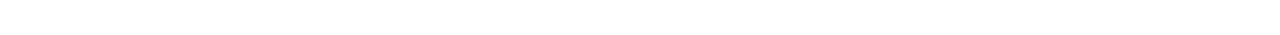
<file: our_team.html>
<!DOCTYPE html>
<html>
<head>
    <meta charset="UTF-8">
    <meta http-equiv="X-UA-Compatible" content="IE=edge">
    <meta name="viewport" content="width=device-width, initial-scale=1.0">
    <title>2023</title>
    <link rel="stylesheet" href="./css/main.css">
    <link rel="stylesheet" href="./css/our_team.css">
    <link rel="stylesheet" href="./css/media.css">
</head>
<body>

    <header class="header">
        <div class="container">
            <!-- Header nav -->
            <div class="header-nav">
                <a href="./index.html" class="logo">Адвокат+</a>

                <nav id="nav" class="nav">
                    <ul class="nav-list">
                        <li class="nav-item"><a href="./index.html" class="nav-link">Главная</a></li>
                        <li class="nav-item"><a href="./about_us.html" class="nav-link">О нас</a></li>
                        <li class="nav-item"><a href="./our_services.html" class="nav-link">Наши услуги</a></li>
                        <li class="nav-item"><a href="./our_works.html" class="nav-link">Наши работы</a></li>
                        <li class="nav-item"><a href="./our_team.html" class="nav-link active">Наша команда</a></li>
                        <li class="nav-item"><a href="./contacts.html" class="nav-link">Контакты</a></li>
                    </ul>
                    <button id="nav-btn" class="nav-button">
                        <img id="nav-btn-img" src="./img/icons/nav-open.svg" alt="Nav button">
                    </button>
                </nav>
            </div>

            <!-- Header content -->
            <div class="header-row">

                <div class="header-content">
                    <h1 class="header-heading">Адвокат+<br> <span>Юридическая консультация</span></h1>
                    <p>Мы предлагаем широкий спектр юридических услуг, в том числе защиту прав и интересов клиентов в суде, юридическое сопровождение бизнеса, консультации по налоговому и трудовому праву, а также другие виды юридической помощи.</p>
                    <p>Сотрудничество с Адвокат+ - это надежное решение в любой юридической ситуации. Мы готовы предоставить вам лучшие условия и качественный сервис. Обратитесь к нам уже сегодня, и мы поможем вам решить ваши юридические вопросы!</p>
                </div>

                <div class="header-img">

                    <picture>
                        <source media="(max-width: 799px)" srcset="./img/header/hero-mobile.png">
                        <img src="./img/header/hero.png" alt="">
                    </picture>

                </div>
            </div>
        </div>
    </header>

    <section class="team">
        <div class="container">
            <div class="cases-title">
                <h2 class="title-1">Наша команда</h2>
                <h2 style="font-size: 180%; margin-top: 50px" class="title-1">Штат юристов: <span style="color: blue;"><b>5</b> специалистов</span></h2>
                <h2 style="font-size: 180%; margin-bottom: 50px" class="title-1">Практики: <span style="color: blue;"><b>>9</b> направлений</span></h2>
            </div>
            <div class="team-row">

                <picture>
                    <source media="(max-width: 799px)" srcset="./img/team/Sergey.jpg">
                    <img src="./img/team/Sergey.jpg" alt="" style="object-fit: cover; border-radius: 30px;">
                </picture>

                <div class="team-card">
                    <h3 class="team-card-title">Сергей Приступ</h3>
                    <p style="margin-top: -15px; font-size: 140%;">Юрисконсульт.</p>
                    <p><b>Образование:</b> Окончил бакалавриат и магистратуру ДВФУ с отличием.</p>
                    <p><b>Активность:</b> Член Ассоциации Юристов России. Автор научных публикаций в сфере гражданского права.</p>
                    <p><b>Практика:</b> Более 9 лет занимается представительством клиентов в судах, проводит досудебную работу с должниками или взыскателями, включая переговоры и претензионную работу.</p>
                </div>

                <picture>
                    <source media="(max-width: 799px)" srcset="./img/team/Stepan.jpg">
                    <img src="./img/team/Stepan.jpg" alt="" style="object-fit: cover; border-radius: 30px;">
                </picture>

                <div class="team-card">
                    <h3 class="team-card-title">Степан Котельников</h3>
                    <p style="margin-top: -15px; font-size: 140%;">Налоговый консультант.</p>
                    <p> <b>Образование:</b> Окончил магистратуру ДВФУ с отличием.</p>
                    <p><b>Активность:</b> Имеет государственные награды.</p>
                    <p><b>Практика:</b> Успешно препятствует включению в реестр недобросовестных поставщиков. </p>
                </div>

                <picture>
                    <source media="(max-width: 799px)" srcset="./img/team/Liza.jpg">
                    <img src="./img/team/Liza.jpg" alt="" style="object-fit: cover; border-radius: 30px;">
                </picture>

                <div class="team-card">
                    <h3 class="team-card-title">Елизавета Великасова</h3>
                    <p style="margin-top: -15px; font-size: 140%;">Адвокат.</p>
                    <p><b>Образование:</b> Окончила бакалавриат и магистратуру МГТУ с отличием.</p>
                    <p><b>Активность:</b> Защита по уголовным делам; семейные, гражданские, трудовые, жилищные споры и т.п.</p>
                    <p><b>Практика:</b> Выиграла дело в Верховном Суде, которое попало в обзор судебной практики.</p>
                </div>

                <picture>
                    <source media="(max-width: 799px)" srcset="./img/team/Gleb.jpg">
                    <img src="./img/team/Gleb.jpg" alt="" style="object-fit: cover; border-radius: 30px;">
                </picture>

                <div class="team-card">
                    <h3 class="team-card-title">Глеб Ким</h3>
                    <p style="margin-top: -15px; font-size: 140%;">Юрист - международник.</pstyle="font-size:>
                    <p><b>Образование:</b> Окончил магистратуру ДВФУ с отличием.</p>
                    <p><b>Активность:</b> Преподавал студентам юрфака во ВГУЭС. Вел дела одного из крупнейших НПФ в России.</p>
                    <p><b>Практика:</b> Специализируется на сопровождении и юридической организации бизнес-проектов.</p>
                </div>

                <picture>
                    <source media="(max-width: 799px)" srcset="./img/team/Alina.jpg">
                    <img src="./img/team/Alina.jpg" alt="" style="object-fit: cover; border-radius: 30px;">
                </picture>

                <div class="team-card">
                    <h3 class="team-card-title">Алина Очеретная</h3>
                    <p style="margin-top: -15px; font-size: 140%;">Юрист.</p>
                    <p><b>Образование:</b> Окончила Школу гуманитарных наук и Юридическую школу ДВФУ с отличием. В 2021 г. прошла курс повышения квалификации "Право интеллектуальной собственности".</p>
                    <p><b>Активность:</b> Член Ассоциации Юристов России. Алина успешно представляет интересы клиентов как в потребительских, так и в крупных коммерческих спорах, в том числе в Верховном суде РФ.</p>
                    <p><b>Практика:</b> Работает старшим юристом в крупной Дальневосточной транспортной компании.</p>
                </div>
        </div>

    </section>

    <footer class="contacts">
        <div class="container">
            <hr class="black-line">

            <div class="contacts-title">
                <h2 class="title-1">Контакты</h2>
            </div>
            <div class="contacts-content">
                <p>Тел: +89841534444<br> email: super@urist.com<br> Мы всегда на связи !</p>
            </div>
            <div class="contacts-button">
                <a href="#" class="btn">Отправить сообщение</a>
            </div>
            <div class="contacts-social">
                <a href="#"><img src="./img/socials/Gmail.svg" alt="Gmail"></a>
                <a href="#"><img src="./img/socials/Instargam.svg" alt="Instargam"></a>
                <a href="#"><img src="./img/socials/VK.svg" alt="VK"></a>
                <a href="#"><img src="./img/socials/Telegram.svg" alt="Telegram"></a>
            </div>
            <div class="contacts-footer">
                <p>© 1483-2023 Адвокат+</p>
            </div>
        </div>
    </footer>


    <script src="./js/main.js"></script>
</body>
</html>
</file>
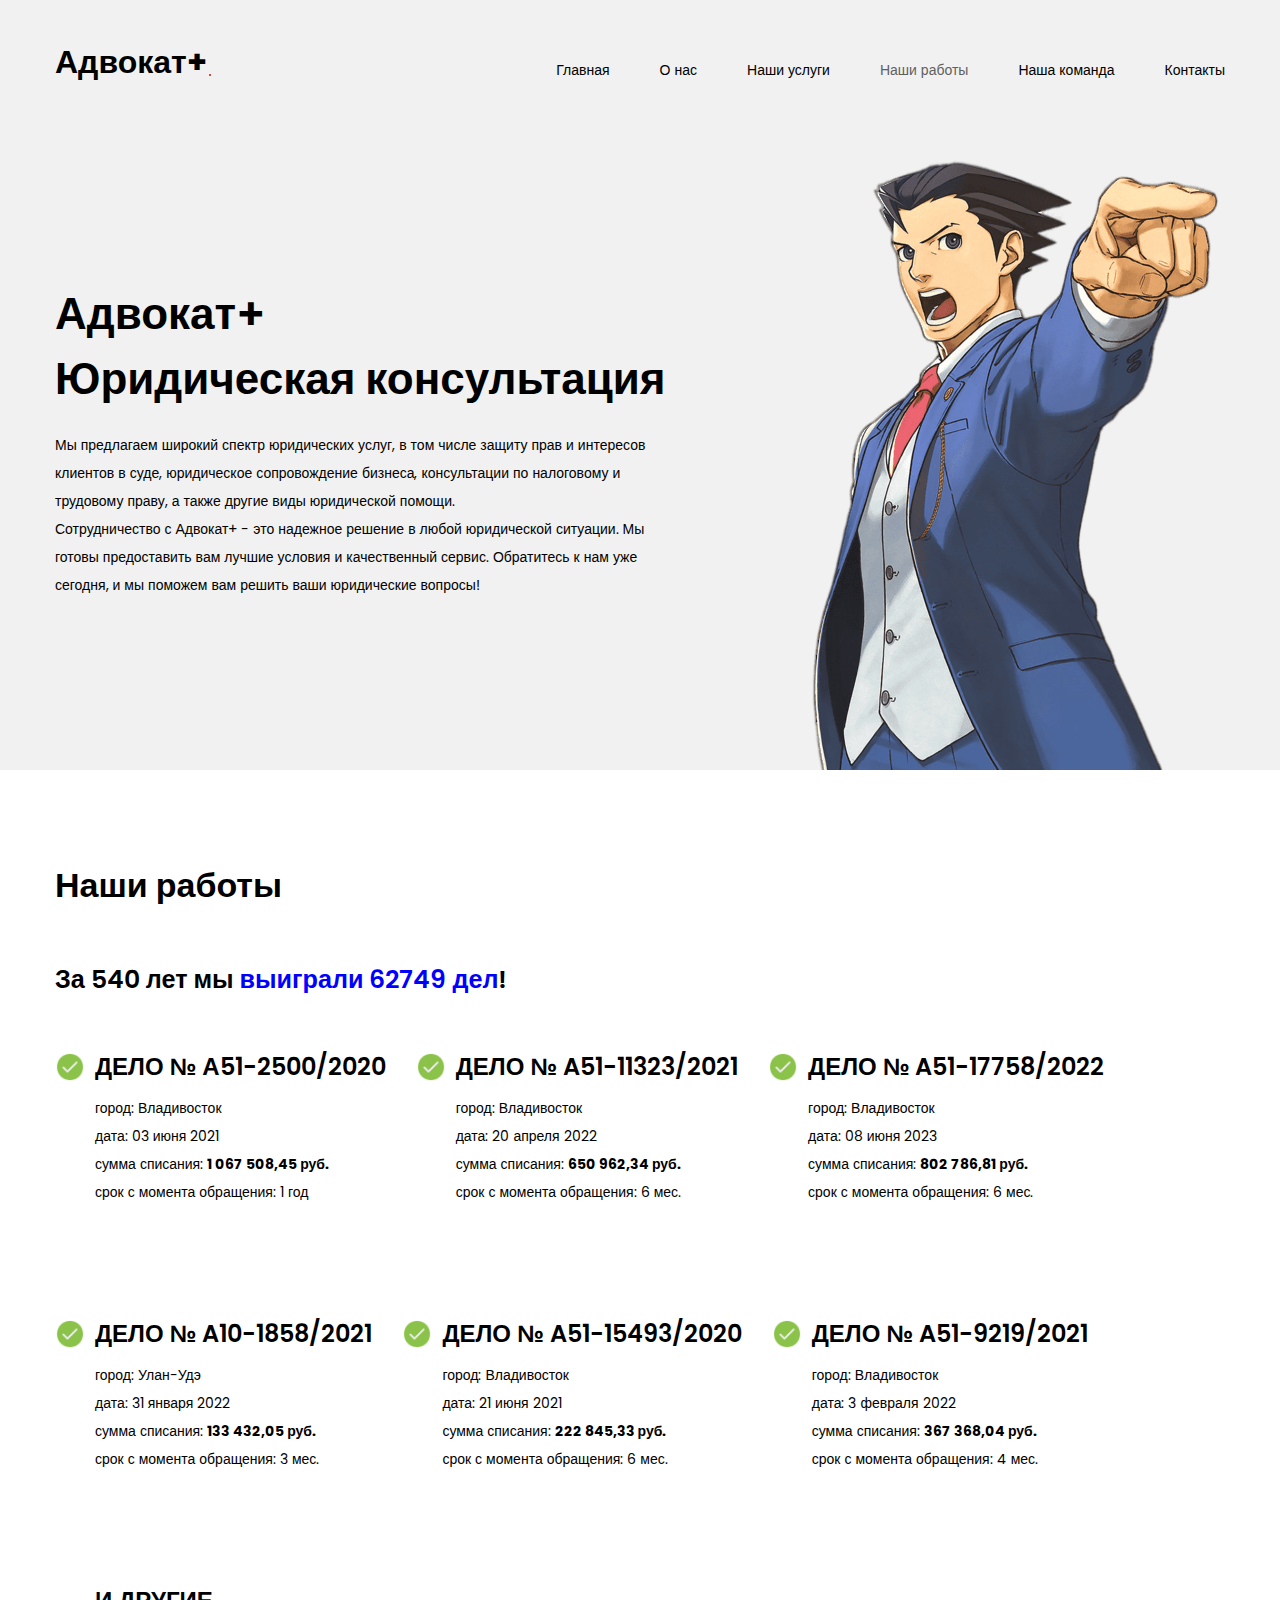
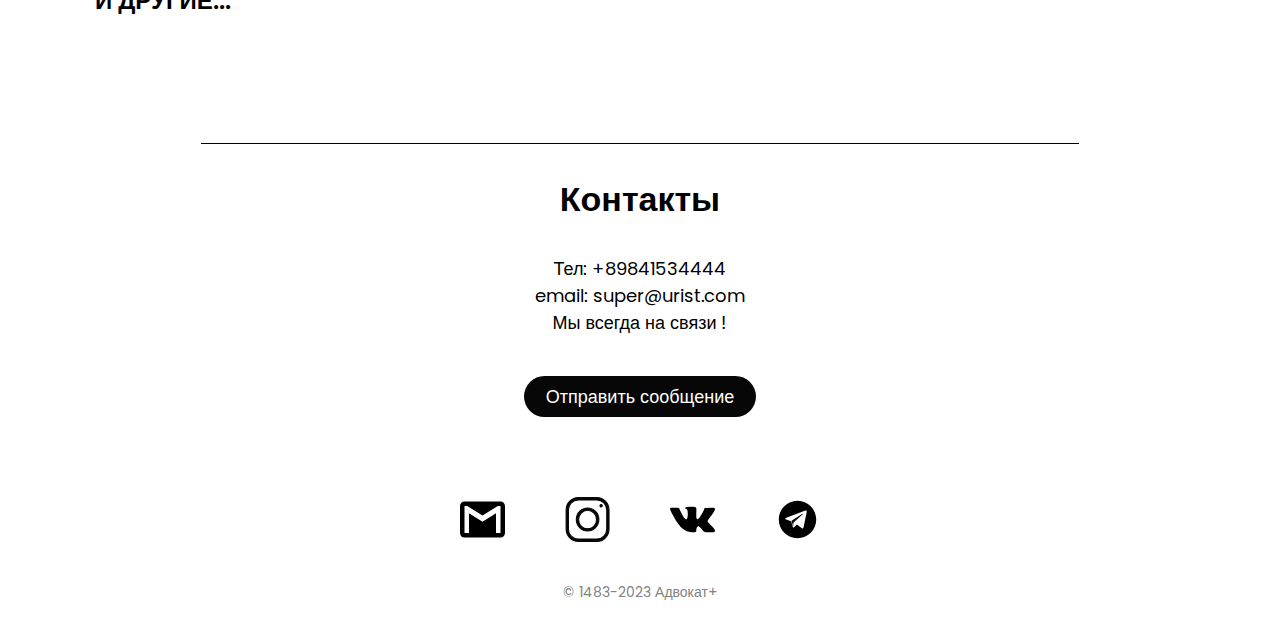
<file: our_works.html>
<!DOCTYPE html>
<html>
<head>
    <meta charset="UTF-8">
    <meta http-equiv="X-UA-Compatible" content="IE=edge">
    <meta name="viewport" content="width=device-width, initial-scale=1.0">
    <title>2023</title>
    <link rel="stylesheet" href="./css/our_works.css">
    <link rel="stylesheet" href="./css/media.css">
</head>
<body>
    <header class="header">
        <div class="container">
            <!-- Header nav -->
            <div class="header-nav">
                <a href="./index.html" class="logo">Адвокат+</a>

                <nav id="nav" class="nav">
                    <ul class="nav-list">
                        <li class="nav-item"><a href="./index.html" class="nav-link">Главная</a></li>
                        <li class="nav-item"><a href="./about_us.html" class="nav-link">О нас</a></li>
                        <li class="nav-item"><a href="./our_services.html" class="nav-link">Наши услуги</a></li>
                        <li class="nav-item"><a href="./our_works.html" class="nav-link active">Наши работы</a></li>
                        <li class="nav-item"><a href="./our_team.html" class="nav-link">Наша команда</a></li>
                        <li class="nav-item"><a href="./contacts.html" class="nav-link">Контакты</a></li>
                    </ul>
                    <button id="nav-btn" class="nav-button">
                        <img id="nav-btn-img" src="./img/icons/nav-open.svg" alt="Nav button">
                    </button>
                </nav>
            </div>

            <!-- Header content -->
            <div class="header-row">

                <div class="header-content">
                    <h1 class="header-heading">Адвокат+<br> <span>Юридическая консультация</span></h1>
                    <p>Мы предлагаем широкий спектр юридических услуг, в том числе защиту прав и интересов клиентов в суде, юридическое сопровождение бизнеса, консультации по налоговому и трудовому праву, а также другие виды юридической помощи.</p>
                    <p>Сотрудничество с Адвокат+ - это надежное решение в любой юридической ситуации. Мы готовы предоставить вам лучшие условия и качественный сервис. Обратитесь к нам уже сегодня, и мы поможем вам решить ваши юридические вопросы!</p>
                </div>

                <div class="header-img">

                    <picture>
                        <source media="(max-width: 799px)" srcset="./img/header/hero-mobile.png">
                        <img src="./img/header/hero.png" alt="">
                    </picture>

                </div>
            </div>
        </div>
    </header>

    <section class="cases">
        <div class="container">
            <div class="cases-title">
                <h2 class="title-1">Наши работы</h2>
                <h2 style="font-size: 180%; margin-top: 50px" class="title-1">За 540 лет мы <span style="color: blue;">выиграли 62749 дел</span>!</h2>
            </div>

            <div class="cases-row">

                <div class="cases-card">
                    <div class="title-row">
                        <img class="cases-card-img" src="./img/icons/mark.png" alt="UI/UX Design" width="30" height="30">
                        <h3 class="cases-card-title">дело № А51-2500/2020</h3>
                    </div>
                    <p style="margin-left: 40px;">город: Владивосток</p>
                    <p style="margin-left: 40px;">дата: 03 июня 2021</p>
                    <p style="margin-left: 40px;">сумма списания: <b>1 067 508,45 руб.</b></pstyle="margin-left:>
                    <p style="margin-left: 40px;">срок с момента обращения: 1 год</p>
                </div>

                <div class="cases-card">
                    <div class="title-row">
                        <img class="cases-card-img" src="./img/icons/mark.png" alt="UI/UX Design" width="30" height="30">
                        <h3 class="cases-card-title">дело № A51-11323/2021</h3>
                    </div>
                    <p style="margin-left: 40px;">город: Владивосток</p>
                    <p style="margin-left: 40px;">дата: 20 апреля 2022</p>
                    <p style="margin-left: 40px;">сумма списания: <b>650 962,34 руб.</b></pstyle="margin-left:>
                    <p style="margin-left: 40px;">срок с момента обращения: 6 мес.</p>
                </div>

                <div class="cases-card">
                    <div class="title-row">
                        <img class="cases-card-img" src="./img/icons/mark.png" alt="UI/UX Design" width="30" height="30">
                        <h3 class="cases-card-title">дело № A51-17758/2022</h3>
                    </div>
                    <p style="margin-left: 40px;">город: Владивосток</p>
                    <p style="margin-left: 40px;">дата: 08 июня 2023</p>
                    <p style="margin-left: 40px;">сумма списания: <b>802 786,81 руб.</b></pstyle="margin-left:>
                    <p style="margin-left: 40px;">срок с момента обращения: 6 мес.</p>
                </div>

                <div class="cases-card">
                    <div class="title-row">
                        <img class="cases-card-img" src="./img/icons/mark.png" alt="UI/UX Design" width="30" height="30">
                        <h3 class="cases-card-title">дело № A10-1858/2021</h3>
                    </div>
                    <p style="margin-left: 40px;">город: Улан-Удэ</p>
                    <p style="margin-left: 40px;">дата: 31 января 2022</p>
                    <p style="margin-left: 40px;">сумма списания: <b>133 432,05 руб.</b></pstyle="margin-left:>
                    <p style="margin-left: 40px;">срок с момента обращения: 3 мес.</p>
                </div>

                <div class="cases-card">
                    <div class="title-row">
                        <img class="cases-card-img" src="./img/icons/mark.png" alt="UI/UX Design" width="30" height="30">
                        <h3 class="cases-card-title">дело № A51-15493/2020</h3>
                    </div>
                    <p style="margin-left: 40px;">город: Владивосток</p>
                    <p style="margin-left: 40px;">дата: 21 июня 2021</p>
                    <p style="margin-left: 40px;">сумма списания: <b>222 845,33 руб.</b></pstyle="margin-left:>
                    <p style="margin-left: 40px;">срок с момента обращения: 6 мес.</p>
                </div>

                <div class="cases-card">
                    <div class="title-row">
                        <img class="cases-card-img" src="./img/icons/mark.png" alt="UI/UX Design" width="30" height="30">
                        <h3 class="cases-card-title">дело № A51-9219/2021</h3>
                    </div>
                    <p style="margin-left: 40px;">город: Владивосток</p>
                    <p style="margin-left: 40px;">дата: 3 февраля 2022</p>
                    <p style="margin-left: 40px;">сумма списания: <b>367 368,04 руб.</b></pstyle="margin-left:>
                    <p style="margin-left: 40px;">срок с момента обращения: 4 мес.</p>
                </div>

                <div class="cases-card">
                    <div class="title-row">
                        <h3 class="cases-card-title" style="margin-left: 40px;">И другие...</h3>
                    </div>
                </div>

            </div>
        </div>
    </section>

    <footer class="contacts">
        <div class="container">
            <hr class="black-line">

            <div class="contacts-title">
                <h2 class="title-1">Контакты</h2>
            </div>
            <div class="contacts-content">
                <p>Тел: +89841534444<br> email: super@urist.com<br> Мы всегда на связи !</p>
            </div>
            <div class="contacts-button">
                <a href="#" class="btn">Отправить сообщение</a>
            </div>
            <div class="contacts-social">
                <a href="#"><img src="./img/socials/Gmail.svg" alt="Gmail"></a>
                <a href="#"><img src="./img/socials/Instargam.svg" alt="Instargam"></a>
                <a href="#"><img src="./img/socials/VK.svg" alt="VK"></a>
                <a href="#"><img src="./img/socials/Telegram.svg" alt="Telegram"></a>
            </div>
            <div class="contacts-footer">
                <p>© 1483-2023 Адвокат+</p>
            </div>
        </div>
    </footer>

    <script src="./js/main.js"></script>
</body>
</html>
</file>
<file: css/media.css>
@media (max-width: 1230px) {
	.nav-list {
		display: none;
	}

	.nav-button {
		display: block;
	}

	.nav.open .nav-list {
		position: fixed;
		top: 0;
		bottom: 0;
		left: 0;
		right: 0;
		background-color: #fff;

		z-index: 1;
		padding: 46px 30px;
		display: flex;
		flex-direction: column;
		row-gap: 40px;

		font-size: 34px;
		font-weight: 600;
	}

	.nav-link {
		color: #828282;
	}

	.nav-link.active {
		color: #000;
	}

	.nav-button {
		position: absolute;
		z-index: 9;
		top: 46px;
		right: 30px;
	}

    .nav.open .nav-button {
        position: fixed;
    }

	.header-nav {
		margin-bottom: 50px;
	}

	.header-row {
		flex-direction: column;
		row-gap: 20px;
	}

	.header-content {
		margin-top: 0;
	}

	.header-img {
		text-align: center;
	}
}

@media (max-width: 700px) {
	.header-heading {
		font-size: 34px;
		line-height: 1.3;
	}

	.header-heading span {
		font-size: 28px;
	}

	.services {
		padding: 60px 0;
	}

	.portfolio {
		padding: 60px 0;
	}

	.portfolio-title {
		margin-bottom: 50px;
	}

	.project-img {
		margin-bottom: 30px;
	}

	.project + .project {
		margin-top: 55px;
	}

	.contacts {
		padding: 60px 0;
	}

	.services-title {
		margin-bottom: 20px;
	}

	.contacts-content {
		margin-bottom: 20px;
	}

	.contacts-button {
		margin-bottom: 70px;
	}

	.contacts-social {
		column-gap: 50px;
		margin-bottom: 20px;
	}
}
</file>
<file: css/general.css>
@import "./reset.css";
@import url('https://fonts.googleapis.com/css2?family=Poppins:wght@400;500;600;700&display=swap');

body {
    color: #000;
    font-family: 'Poppins', sans-serif;
    font-size: 14px;
}

.container {
    max-width: 1230px;
    padding: 0 30px;
    margin: 0 auto;
}

.title-1 {
    font-size: 34px;
    font-weight: 600;
}

.btn {
    display: inline-block;
    padding: 7px 22px;
    background-color: #070707;
    border-radius: 30px;

    font-size: 18px;
    color: #fff;

    transition: background-color 0.2s ease-in, top 0.2s ease-in;
}

.btn:hover, .btn:focus {
    background-color: #323232;
}

.btn:active {
    position: relative;
    top: 1px;
    background-color: #000000;
}


/* Header */

.header {
    padding-top: 46px;
    background-color: #F1F1F1;
}

.header-nav {
    display: flex;
    justify-content: space-between;
    align-items: flex-end;

    margin-bottom: 76px;
}

.logo {
    position: relative;
    padding: 0 12px 3px 0;

    font-weight: 700;
    font-size: 32px;
    line-height: 1;
    color: #000;
}

.logo::after {
    position: absolute;
    right: 8px;
    bottom: 5px;

    content: "";
    display: block;
    width: 2px;
    height: 2px;
    background-color: #e00909;
    border-radius: 50%;
}

/* Nav */

.nav-list {
    display: flex;
    column-gap: 50px;
    font-weight: 500;
    font-size: 14px;
}

.nav-button {
    display: none;
}

.nav-link {
    color: #000;
}

.nav-link.active {
    color: #606060;
}

/* Header content */

.header-row {
    display: flex;justify-content: space-between;
    column-gap: 30px;
}

.header-content {
    margin-top: 124px;
    max-width: 615px;
}

.header-heading {
    margin-bottom: 20px;
    font-weight: 600;
    font-size: 44px;
}

.header-content p {
    line-height: 2;
}

/* Service */

.general {
    padding: 90px 0px 45px;
}

.general-row {
    display: flex;
    column-gap: 30px;
    row-gap: 60px;
    flex-wrap: wrap;
}

.general-card {
    flex: 1 1 0;
    min-width: 315px;
}

.general-card p {
    font-size: 16px;
}

.general-card-img {
    margin-bottom: 30px;
}

.reviews-title {
    margin-top: 100px;
}

.general-card-title {
    margin-bottom: 10px;
    font-weight: 600;
    font-size: 24px;
    text-transform: uppercase;
}

.general-card p {
    line-height: 2;
}


/* Footer */

.contacts {
    padding: 40px 0;
    text-align: center;
}

.contacts-title {
    margin-bottom: 30px;
}

.general-title {
    margin-bottom: 40px;
}

.contacts-content {
    margin: 0 auto 40px;
    max-width: 480px;
    font-size: 18px;
}

.contacts-content p + p {
    margin-top: 1em;
}

.contacts-button {
    margin-bottom: 80px;
}

.contacts-social {
    display: flex;
    justify-content: center;
    align-items: center;
    column-gap: 60px;
    margin-bottom: 40px;
}

.contacts-social a img {
    width: 45px;
    height: 45px;
}

.contacts-footer {
    color: #828282;
}


.black-line {
    border: none;
    border-top: 1px solid black;
    width: 75%;
    margin: 30px auto;
}

.reviews-row {
    display: flex;
    justify-content: space-between;
    margin-top: 20px;
}

.review-card-rating {
    margin-bottom: 20px;
}

.review-card-name {
    font-size: 20px;
    font-weight: bold;
}

.review-card-rating {
    font-size: 20px;
}

.review-card-text {
    padding-right: 50px;
    font-size: 16px;
}
</file>
<file: css/info.css>
@import "./reset.css";
@import url('https://fonts.googleapis.com/css2?family=Poppins:wght@400;500;600;700&display=swap');

body {
    color: #000;
    font-family: 'Poppins', sans-serif;
    font-size: 14px;
}

.container {
    max-width: 1230px;
    padding: 0 30px;
    margin: 0 auto;
}

.title-1 {
    font-size: 34px;
    font-weight: 600;
}

.btn {
    display: inline-block;
    padding: 7px 22px;
    background-color: #070707;
    border-radius: 30px;

    font-size: 18px;
    color: #fff;

    transition: background-color 0.2s ease-in, top 0.2s ease-in;
}

.btn:hover, .btn:focus {
    background-color: #323232;
}

.btn:active {
    position: relative;
    top: 1px;
    background-color: #000000;
}


/* Header */

.header {
    padding-top: 46px;
    background-color: #F1F1F1;
}

.header-nav {
    display: flex;
    justify-content: space-between;
    align-items: flex-end;

    margin-bottom: 76px;
}

.logo {
    position: relative;
    padding: 0 12px 3px 0;

    font-weight: 700;
    font-size: 32px;
    line-height: 1;
    color: #000;
}

.logo::after {
    position: absolute;
    right: 8px;
    bottom: 5px;

    content: "";
    display: block;
    width: 2px;
    height: 2px;
    background-color: #e00909;
    border-radius: 50%;
}

/* Nav */

.nav-list {
    display: flex;
    column-gap: 50px;
    font-weight: 500;
    font-size: 14px;
}

.nav-button {
    display: none;
}

.nav-link {
    color: #000;
}

.nav-link.active {
    color: #606060;
}

/* Header content */

.header-row {
    display: flex;justify-content: space-between;
    column-gap: 30px;
}

.header-content {
    margin-top: 124px;
    max-width: 615px;
}

.header-heading {
    margin-bottom: 20px;
    font-weight: 600;
    font-size: 44px;
}

.header-content p {
    line-height: 2;
}

/* Info */

.info {
    padding: 90px 0px 45px;
}

.info-row {
    display: flex;
    column-gap: 30px;
    row-gap: 60px;
    flex-wrap: wrap;
    margin-bottom: 40px;
}

.info-card {
    flex: 1 1 0;
    min-width: 315px;
    margin-bottom: 40px;
}


.info-card-title {
    margin-bottom: 10px;
    font-weight: 600;
    font-size: 24px;
    text-transform: uppercase;
}




/* Footer */

.contacts {
    padding: 40px 0;
    text-align: center;
}

.contacts-title {
    margin-bottom: 30px;
}

.info-title {
    margin-bottom: 40px;
}

.contacts-content {
    margin: 0 auto 40px;
    max-width: 480px;
    font-size: 18px;
}

.contacts-content p + p {
    margin-top: 1em;
}

.contacts-button {
    margin-bottom: 80px;
}

.contacts-social {
    display: flex;
    justify-content: center;
    align-items: center;
    column-gap: 60px;
    margin-bottom: 40px;
}

.contacts-social a img {
    width: 45px;
    height: 45px;
}

.contacts-footer {
    color: #828282;
}


.black-line {
    border: none;
    border-top: 1px solid black;
    width: 75%;
    margin: 30px auto;
}
</file>
<file: css/main.css>
@import "./reset.css";
@import url('https://fonts.googleapis.com/css2?family=Poppins:wght@400;500;600;700&display=swap');

body {
    color: #000;
    font-family: 'Poppins', sans-serif;
    font-size: 14px;
}

.container {
    max-width: 1230px;
    padding: 0 30px;
    margin: 0 auto;
}

.title-1 {
    font-size: 34px;
    font-weight: 600;
}

.btn {
    display: inline-block;
    padding: 7px 22px;
    background-color: #070707;
    border-radius: 30px;

    font-size: 18px;
    color: #fff;

    transition: background-color 0.2s ease-in, top 0.2s ease-in;
}

.btn:hover, .btn:focus {
    background-color: #323232;
}

.btn:active {
    position: relative;
    top: 1px;
    background-color: #000000;
}


/* Header */

.header {
    padding-top: 46px;
    background-color: #F1F1F1;
}

.header-nav {
    display: flex;
    justify-content: space-between;
    align-items: flex-end;

    margin-bottom: 76px;
}

.logo {
    position: relative;
    padding: 0 12px 3px 0;

    font-weight: 700;
    font-size: 32px;
    line-height: 1;
    color: #000;
}

.logo::after {
    position: absolute;
    right: 8px;
    bottom: 5px;

    content: "";
    display: block;
    width: 2px;
    height: 2px;
    background-color: #e00909;
    border-radius: 50%;
}

/* Nav */

.nav-list {
    display: flex;
    column-gap: 50px;
    font-weight: 500;
    font-size: 14px;
}

.nav-button {
    display: none;
}

.nav-link {
    color: #000;
}

.nav-link.active {
    color: #606060;
}

/* Header content */

.header-row {
    display: flex;justify-content: space-between;
    column-gap: 30px;
}

.header-content {
    margin-top: 124px;
    max-width: 615px;
}

.header-heading {
    margin-bottom: 20px;
    font-weight: 600;
    font-size: 44px;
}

.header-content p {
    line-height: 2;
}

/* Service */

.services {
    padding: 90px 0px 45px;
}

.services-row {
    display: flex;
    column-gap: 30px;
    row-gap: 60px;
    flex-wrap: wrap;
}

.service-card {
    flex: 1 1 0;
    min-width: 315px;
}

.service-card-img {
    margin-bottom: 30px;
}

.service-card-title {
    margin-bottom: 10px;
    font-weight: 600;
    font-size: 24px;
    text-transform: uppercase;
}

.service-card p {
    line-height: 2;
}


/* Footer */

.contacts {
    padding: 40px 0;
    text-align: center;
}

.contacts-title {
    margin-bottom: 30px;
}

.services-title {
    margin-bottom: 40px;
}

.contacts-content {
    margin: 0 auto 40px;
    max-width: 480px;
    font-size: 18px;
}

.contacts-content p + p {
    margin-top: 1em;
}

.contacts-button {
    margin-bottom: 80px;
}

.contacts-social {
    display: flex;
    justify-content: center;
    align-items: center;
    column-gap: 60px;
    margin-bottom: 40px;
}

.contacts-social a img {
    width: 45px;
    height: 45px;
}

.contacts-footer {
    color: #828282;
}


.black-line {
    border: none;
    border-top: 1px solid black;
    width: 75%;
    margin: 30px auto;
}
</file>
<file: css/contacts.css>
@import "./reset.css";
@import url('https://fonts.googleapis.com/css2?family=Poppins:wght@400;500;600;700&display=swap');

body {
    color: #000;
    font-family: 'Poppins', sans-serif;
    font-size: 14px;
}

.container {
    max-width: 1230px;
    padding: 0 30px;
    margin: 0 auto;
}

.title-1 {
    font-size: 34px;
    font-weight: 600;
}

.btn {
    display: inline-block;
    padding: 7px 22px;
    background-color: #070707;
    border-radius: 30px;
    font-size: 18px;
    color: #fff;
    transition: background-color 0.2s ease-in, top 0.2s ease-in;
}

    .btn:hover, .btn:focus {
        background-color: #323232;
    }

    .btn:active {
        position: relative;
        top: 1px;
        background-color: #000000;
    }


/* Header */

.header {
    padding-top: 46px;
    background-color: #F1F1F1;
}

.header-nav {
    display: flex;
    justify-content: space-between;
    align-items: flex-end;
    margin-bottom: 76px;
}

.logo {
    position: relative;
    padding: 0 12px 3px 0;
    font-weight: 700;
    font-size: 32px;
    line-height: 1;
    color: #000;
}

    .logo::after {
        position: absolute;
        right: 8px;
        bottom: 5px;
        content: "";
        display: block;
        width: 2px;
        height: 2px;
        background-color: #e00909;
        border-radius: 50%;
    }

/* Nav */

.nav-list {
    display: flex;
    column-gap: 50px;
    font-weight: 500;
    font-size: 14px;
}

.nav-button {
    display: none;
}

.nav-link {
    color: #000;
}

    .nav-link.active {
        color: #606060;
    }

/* Header content */

.header-row {
    display: flex;
    justify-content: space-between;
    column-gap: 30px;
}

.header-content {
    margin-top: 124px;
    max-width: 615px;
}

.header-heading {
    margin-bottom: 20px;
    font-weight: 600;
    font-size: 44px;
}

.header-content p {
    line-height: 2;
}

/* Contacts */

.contacts {
    padding: 90px 0px 45px;
}

.contacts-row {
    display: flex;
    column-gap: 30px;
    row-gap: 60px;
    flex-wrap: wrap;
}

.contacts-card {
    flex: 1 1 0;
    min-width: 150px;
}

.contacts-card-img {
    margin-bottom: 30px;
}

.contacts-card-title {
    margin-bottom: 10px;
    font-weight: 600;
    font-size: 24px;
    text-transform: uppercase;
}

.contacts-card p {
    line-height: 2;
}


/* Footer */

.contacts {
    padding: 40px 0;
    text-align: center;
}

.contacts-title {
    margin-bottom: 30px;
}

.services-title {
    margin-bottom: 40px;
}

.contacts-content {
    margin: 0 auto 40px;
    max-width: 480px;
    font-size: 18px;
}

    .contacts-content p + p {
        margin-top: 1em;
    }

.contacts-button {
    margin-bottom: 80px;
}

.contacts-social {
    display: flex;
    justify-content: center;
    align-items: center;
    column-gap: 60px;
    margin-bottom: 40px;
}

    .contacts-social a img {
        width: 45px;
        height: 45px;
    }

.contacts-footer {
    color: #828282;
}


.black-line {
    border: none;
    border-top: 1px solid black;
    width: 75%;
    margin: 30px auto;
}
</file>
<file: css/services.css>
@import "./reset.css";
@import url('https://fonts.googleapis.com/css2?family=Poppins:wght@400;500;600;700&display=swap');

body {
    color: #000;
    font-family: 'Poppins', sans-serif;
    font-size: 14px;
}

.container {
    max-width: 1230px;
    padding: 0 30px;
    margin: 0 auto;
}

.title-1 {
    font-size: 34px;
    font-weight: 600;
}

.btn {
    display: inline-block;
    padding: 7px 22px;
    background-color: #070707;
    border-radius: 30px;

    font-size: 18px;
    color: #fff;

    transition: background-color 0.2s ease-in, top 0.2s ease-in;
}

.btn:hover, .btn:focus {
    background-color: #323232;
}

.btn:active {
    position: relative;
    top: 1px;
    background-color: #000000;
}


/* Header */

.header {
    padding-top: 46px;
    background-color: #F1F1F1;
}

.header-nav {
    display: flex;
    justify-content: space-between;
    align-items: flex-end;

    margin-bottom: 76px;
}

.logo {
    position: relative;
    padding: 0 12px 3px 0;

    font-weight: 700;
    font-size: 32px;
    line-height: 1;
    color: #000;
}

.logo::after {
    position: absolute;
    right: 8px;
    bottom: 5px;

    content: "";
    display: block;
    width: 2px;
    height: 2px;
    background-color: #e00909;
    border-radius: 50%;
}

/* Nav */

.nav-list {
    display: flex;
    column-gap: 50px;
    font-weight: 500;
    font-size: 14px;
}

.nav-button {
    display: none;
}

.nav-link {
    color: #000;
}

.nav-link.active {
    color: #606060;
}

/* Header content */

.header-row {
    display: flex;justify-content: space-between;
    column-gap: 30px;
}

.header-content {
    margin-top: 124px;
    max-width: 615px;
}

.header-heading {
    margin-bottom: 20px;
    font-weight: 600;
    font-size: 44px;
}

.header-content p {
    line-height: 2;
}

/* Service */

.services {
    padding: 90px 0px 45px;
}

.services-row {
    display: flex;
    column-gap: 30px;
    row-gap: 60px;
    flex-wrap: wrap;
}

.service-card {
    flex: 1 1 0;
    min-width: 315px;
}

.service-card p {
    font-size: 15px;
    padding-right: 30px;
}

.service-card-img {
    margin-bottom: 30px;

}

.service-card-title {
    margin-bottom: 10px;
    font-weight: 600;
    font-size: 24px;
    text-transform: uppercase;
}

.service-card p {
    line-height: 2;
}


/* Footer */

.contacts {
    padding: 40px 0;
    text-align: center;
}

.contacts-title {
    margin-bottom: 30px;
}

.services-title {
    margin-bottom: 40px;
}

.contacts-content {
    margin: 0 auto 40px;
    max-width: 480px;
    font-size: 18px;
}

.contacts-content p + p {
    margin-top: 1em;
}

.contacts-button {
    margin-bottom: 80px;
}

.contacts-social {
    display: flex;
    justify-content: center;
    align-items: center;
    column-gap: 60px;
    margin-bottom: 40px;
}

.contacts-social a img {
    width: 45px;
    height: 45px;
}

.contacts-footer {
    color: #828282;
}


.black-line {
    border: none;
    border-top: 1px solid black;
    width: 75%;
    margin: 30px auto;
}
</file>
<file: css/our_team.css>
@import "./reset.css";
@import url('https://fonts.googleapis.com/css2?family=Poppins:wght@400;500;600;700&display=swap');

body {
    color: #000;
    font-family: 'Poppins', sans-serif;
    font-size: 14px;
}

.container {
    max-width: 1230px;
    padding: 0 30px;
    margin: 0 auto;
}

.title-1 {
    font-size: 34px;
    font-weight: 600;
}

.btn {
    display: inline-block;
    padding: 7px 22px;
    background-color: #070707;
    border-radius: 30px;
    font-size: 18px;
    color: #fff;
    transition: background-color 0.2s ease-in, top 0.2s ease-in;
}

    .btn:hover, .btn:focus {
        background-color: #323232;
    }

    .btn:active {
        position: relative;
        top: 1px;
        background-color: #000000;
    }


/* Header */

.header {
    padding-top: 46px;
    background-color: #F1F1F1;
}

.header-nav {
    display: flex;
    justify-content: space-between;
    align-items: flex-end;
    margin-bottom: 76px;
}

.logo {
    position: relative;
    padding: 0 12px 3px 0;
    font-weight: 700;
    font-size: 32px;
    line-height: 1;
    color: #000;
}

    .logo::after {
        position: absolute;
        right: 8px;
        bottom: 5px;
        content: "";
        display: block;
        width: 2px;
        height: 2px;
        background-color: #e00909;
        border-radius: 50%;
    }

/* Nav */

.nav-list {
    display: flex;
    column-gap: 50px;
    font-weight: 500;
    font-size: 14px;
}

.nav-button {
    display: none;
}

.nav-link {
    color: #000;
}

    .nav-link.active {
        color: #606060;
    }

/* Header content */

.header-row {
    display: flex;
    justify-content: space-between;
    column-gap: 30px;
}

.header-content {
    margin-top: 124px;
    max-width: 615px;
}

.header-heading {
    margin-bottom: 20px;
    font-weight: 600;
    font-size: 44px;
}

.header-content p {
    line-height: 2;
}

/* Team */

.team {
    padding: 90px 0px 45px;
}

.team-row {
    display: flex;
    column-gap: 30px;
    row-gap: 60px;
    flex-wrap: wrap;
}

.team-card {
    flex: 1 1 0;
    min-width: 150px;
}

.team-card-img {
    margin-bottom: 30px;
}

.team-card-title {
    margin-bottom: 10px;
    font-weight: 600;
    font-size: 24px;
    text-transform: uppercase;
}

.team-card p {
    line-height: 2;
}


/* Footer */

.contacts {
    padding: 40px 0;
    text-align: center;
}

.contacts-title {
    margin-bottom: 30px;
}

.services-title {
    margin-bottom: 40px;
}

.contacts-content {
    margin: 0 auto 40px;
    max-width: 480px;
    font-size: 18px;
}

    .contacts-content p + p {
        margin-top: 1em;
    }

.contacts-button {
    margin-bottom: 80px;
}

.contacts-social {
    display: flex;
    justify-content: center;
    align-items: center;
    column-gap: 60px;
    margin-bottom: 40px;
}

    .contacts-social a img {
        width: 45px;
        height: 45px;
    }

.contacts-footer {
    color: #828282;
}


.black-line {
    border: none;
    border-top: 1px solid black;
    width: 75%;
    margin: 30px auto;
}
</file>
<file: css/our_works.css>
@import "./reset.css";
@import url('https://fonts.googleapis.com/css2?family=Poppins:wght@400;500;600;700&display=swap');

body {
    color: #000;
    font-family: 'Poppins', sans-serif;
    font-size: 14px;
}

.container {
    max-width: 1230px;
    padding: 0 30px;
    margin: 0 auto;
}

.title-1 {
    font-size: 34px;
    font-weight: 600;
}

.btn {
    display: inline-block;
    padding: 7px 22px;
    background-color: #070707;
    border-radius: 30px;

    font-size: 18px;
    color: #fff;

    transition: background-color 0.2s ease-in, top 0.2s ease-in;
}

.btn:hover, .btn:focus {
    background-color: #323232;
}

.btn:active {
    position: relative;
    top: 1px;
    background-color: #000000;
}


/* Header */

.header {
    padding-top: 46px;
    background-color: #F1F1F1;
}

.header-nav {
    display: flex;
    justify-content: space-between;
    align-items: flex-end;
    margin-bottom: 76px;
}

.logo {
    position: relative;
    padding: 0 12px 3px 0;
    font-weight: 700;
    font-size: 32px;
    line-height: 1;
    color: #000;
}

    .logo::after {
        position: absolute;
        right: 8px;
        bottom: 5px;
        content: "";
        display: block;
        width: 2px;
        height: 2px;
        background-color: #e00909;
        border-radius: 50%;
    }

/* Nav */

.nav-list {
    display: flex;
    column-gap: 50px;
    font-weight: 500;
    font-size: 14px;
}

.nav-button {
    display: none;
}

.nav-link {
    color: #000;
}

    .nav-link.active {
        color: #606060;
    }

/* Header content */

.header-row {
    display: flex;
    justify-content: space-between;
    column-gap: 30px;
}

.header-content {
    margin-top: 124px;
    max-width: 615px;
}

.header-heading {
    margin-bottom: 20px;
    font-weight: 600;
    font-size: 44px;
}

.header-content p {
    line-height: 2;
}

/* Service */

.cases {
    padding: 90px 0px 45px;
}

.cases-row {
    display: flex;
    column-gap: 30px;
    row-gap: 60px;
    flex-wrap: wrap;
}

.cases-card {
    display: flex;
    flex-direction: column;
    margin-top: 50px;
}

.title-row {
    display: flex;
    align-items: center; 
    margin-bottom: 10px; 
}

.cases-card-img {
    margin-right: 10px;
}

.cases-card-title {
    font-weight: 600;
    font-size: 24px;
    text-transform: uppercase;
}

.cases-card p {
    line-height: 2;
}


/* Footer */

.contacts {
    padding: 40px 0;
    text-align: center;
}

.contacts-title {
    margin-bottom: 30px;
}

.services-title {
    margin-bottom: 40px;
}

.contacts-content {
    margin: 0 auto 40px;
    max-width: 480px;
    font-size: 18px;
}

.contacts-content p + p {
    margin-top: 1em;
}

.contacts-button {
    margin-bottom: 80px;
}

.contacts-social {
    display: flex;
    justify-content: center;
    align-items: center;
    column-gap: 60px;
    margin-bottom: 40px;
}

.contacts-social a img {
    width: 45px;
    height: 45px;
}

.contacts-footer {
    color: #828282;
}


.black-line {
    border: none;
    border-top: 1px solid black;
    width: 75%;
    margin: 30px auto;
}
</file>
